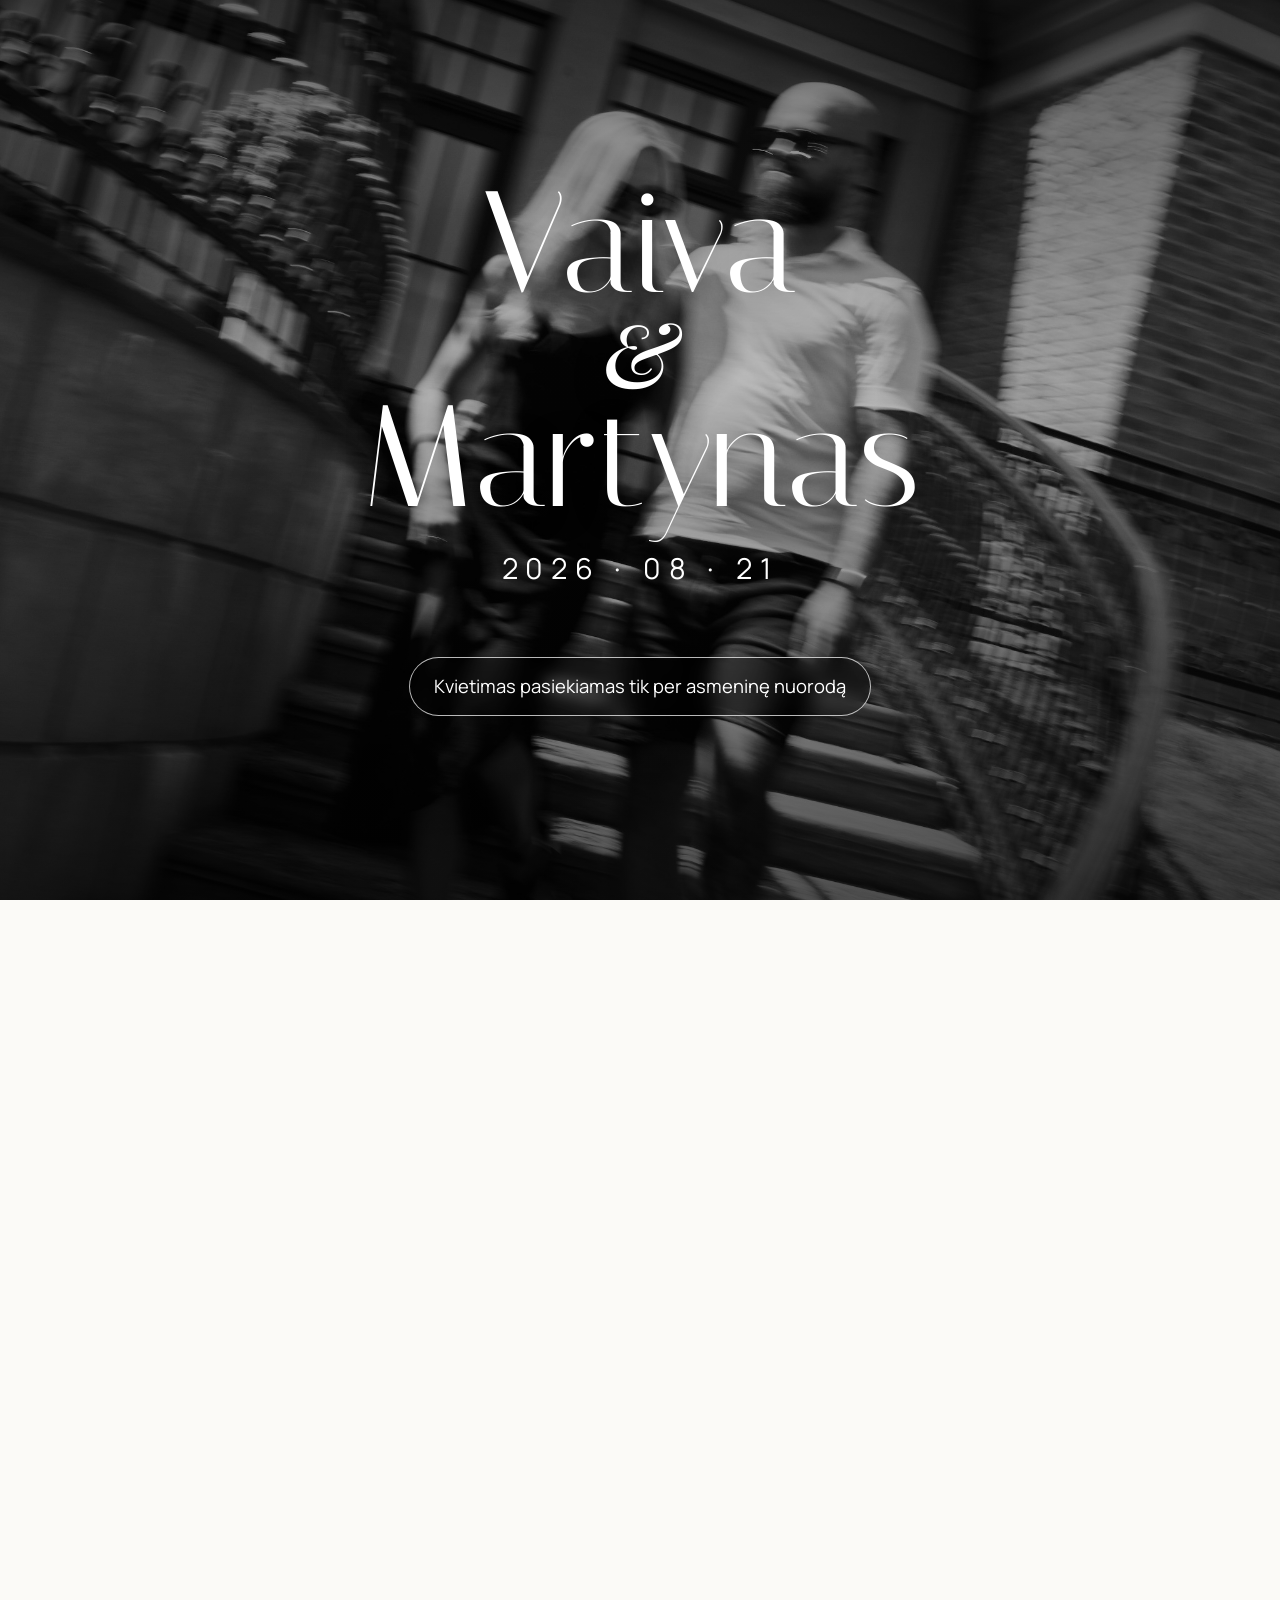
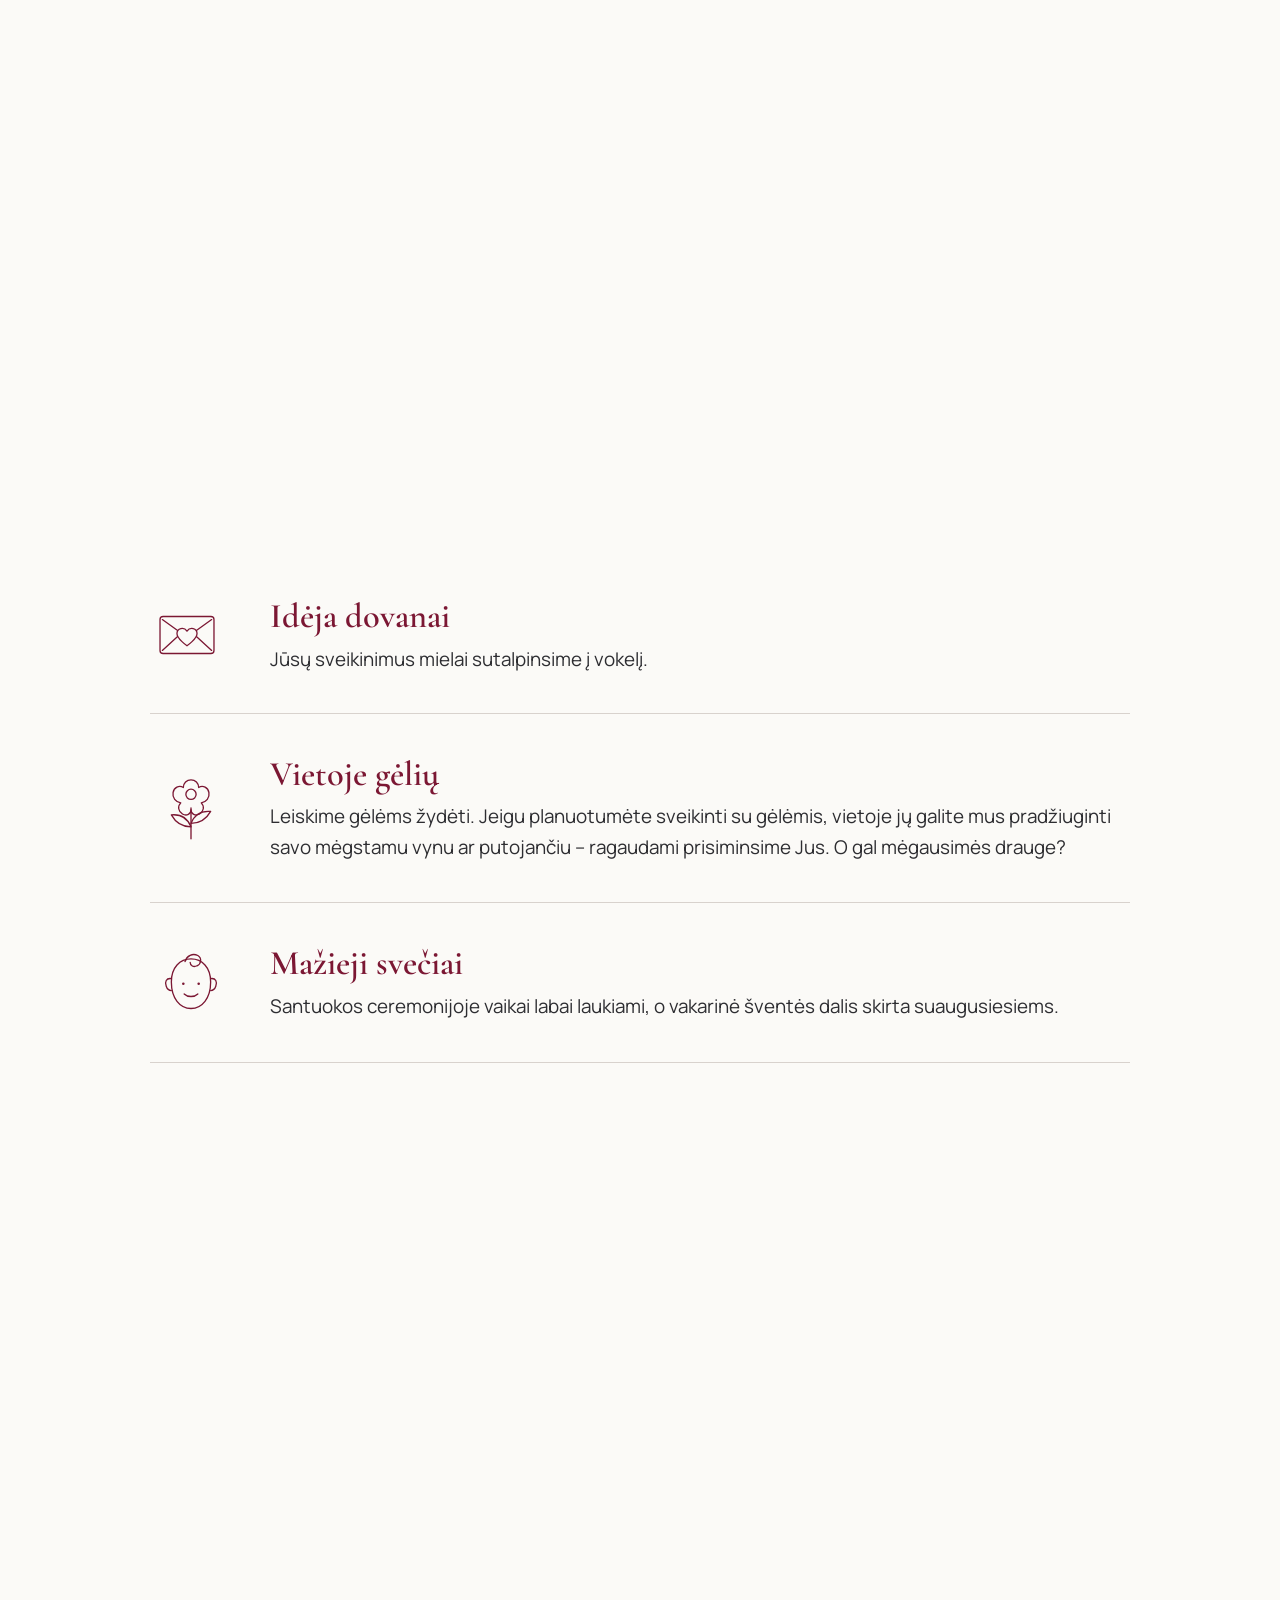
<file: index.html>
<!DOCTYPE html>

<html lang="lt">
<head>
<meta charset="utf-8"/>
<meta content="width=device-width, initial-scale=1, viewport-fit=cover" name="viewport"/>
<meta content="#6f1730" name="theme-color"/>
<meta content="Vaivos ir Martyno vestuvių kvietimas" name="description"/>
<title>Vaiva &amp; Martynas</title>
<link href="https://fonts.googleapis.com" rel="preconnect"/>
<link crossorigin="" href="https://fonts.gstatic.com" rel="preconnect"/>
<link href="https://fonts.googleapis.com/css2?family=Cormorant+Garamond:ital,wght@0,400;0,500;0,600;1,500&amp;family=Italiana&amp;family=Manrope:wght@300;400;500;600&amp;family=Playfair+Display:ital,wght@0,500;1,500&amp;display=swap" rel="stylesheet"/>
<link href="/styles.css" rel="stylesheet"/>
</head>
<body><div class="invite-locked" hidden="" id="inviteLocked"><header class="hero invite-locked__hero">
<div class="hero__veil"></div>
<div class="hero__content">
<h1><span>Vaiva</span><em>&amp;</em><span>Martynas</span></h1>
<p class="hero__date">2026 · 08 · 21</p>
<div class="invite-locked__message">Kvietimas pasiekiamas tik per asmeninę nuorodą</div>
</div>
</header></div><div class="music-modal" hidden="" id="musicModal">
<div class="music-modal__backdrop"></div>
<div aria-labelledby="musicModalTitle" aria-modal="true" class="music-modal__card" role="dialog">
<div aria-hidden="true" class="music-modal__logo">
<svg viewbox="0 0 64 64">
<circle cx="32" cy="32" r="30"></circle>
<path d="M18 25c10-3 21-2 30 2"></path>
<path d="M20 34c8-2 18-1 26 2"></path>
<path d="M22 42c6-1 13 0 19 2"></path>
</svg>
</div>
<h2 id="musicModalTitle">Norite atverti kvietimą su muzika?</h2>
<p>Pasirinkus muziką, daina bus atidaryta Spotify, o kvietimas atsivers šiame lange.</p>
<div class="music-modal__actions">
<a class="music-choice music-choice--primary music-choice-link" href="https://open.spotify.com/track/3K7Q9PHUWPTaknlbFPThn2?si=7839cc185d924f7c" id="withMusic" rel="noopener noreferrer" target="_blank">Su muzika</a>
<button class="music-choice" id="withoutMusic" type="button">Be muzikos</button>
</div>
</div>
</div>
<div aria-hidden="true" class="loader" id="loader">
<div class="loader__names">Vaiva <em>&amp;</em> Martynas</div>
</div>
<header class="hero">
<div class="hero__veil"></div>
<div class="hero__content">
<h1><span>Vaiva</span><em>&amp;</em><span>Martynas</span></h1>
<p class="hero__date">2026 · 08 · 21</p>
<button class="hero__cta" id="openInvitation">Atverti kvietimą</button>
</div>
</header>
<main id="invitation">
<section class="opening reveal">
<div class="narrow center">
<div class="ornament"><span></span><b>♥</b><span></span></div>
<p class="script" id="guestGreeting">Mielieji svečiai,</p>
<p class="opening__text">Džiaugiamės galėdami Jus pakviesti į mūsų vestuvių šventę. Sakoma, kad laime reikia džiaugtis tyliai, bet šį kartą nekantraujame ja pasidžiaugti kartu su Jumis ir kartu švęsti mūsų naują gyvenimo etapą!</p>
</div>
<div class="ceremony-only ceremony-intro" hidden="">
<h2>Mieli bičiuliai,</h2>
<p>Iki šios dienos mus atvedė daugybė netikėtų sutapimų, sutiktų žmonių ir bendrų akimirkų. Jei šį kvietimą gavote jūs, vadinasi, tapote mūsų istorijos dalimi <span class="no-break-smiley">:)</span></p>
<p>Todėl norime pakviesti jus į mūsų vestuvių ceremoniją, kur ištarsime svarbiausią savo gyvenimo „taip“. Jeigu norėtumėte būti kartu ir paliudyti naują mūsų istorijos etapą, labai lauksime jūsų.</p>
</div></section>

<section class="venues reveal">
<div class="wide">
<div class="section-heading"><div class="event-date event-date--full">2026 • 08 • 21</div>
<div class="ornament"><span></span><b>♥</b><span></span></div>
<h2>ŠVENTĖS EIGA</h2>
</div>
<div class="venue-layout">
<article class="venue">
<div aria-hidden="true" class="venue-icon venue-icon--rings">
<svg viewbox="0 0 96 96">
<circle cx="36" cy="59" r="22"></circle>
<circle cx="60" cy="59" r="22"></circle>
<path d="M48 13c-4.8-6.8-16-3.4-16 5.8 0 7.6 16 19.2 16 19.2s16-11.6 16-19.2c0-9.2-11.2-12.6-16-5.8z"></path>
</svg>
</div>
<h3 class="venue__label">CEREMONIJA</h3>
<p class="venue__intro">Meilės įžadus vienas kitam tarsime</p>
<div class="venue__time">14:45</div>
<h3>Hilton Garden Inn Vilnius</h3>
<p>Stogo terasoje</p>
<p class="soft">Svečių prašome rinktis nuo 14:30</p>
<a href="https://maps.app.goo.gl/W9ym14ehVct1HkLU6" rel="noopener" target="_blank">Atidaryti Google Maps</a>
</article>
<div class="venue-divider ceremony-hide"></div>
<article class="venue ceremony-hide">
<div aria-hidden="true" class="venue-icon venue-icon--glasses">
<svg viewbox="0 0 96 96">
<g transform="rotate(10 30 43)">
<path d="M18 17h24l-1.8 21.5C39.2 49 34.7 55 30 55s-9.2-6-10.2-16.5z"></path>
<path d="M19.5 35c7 3 13.8 3 20.7 0"></path>
<path d="M30 55v21M21 78h18"></path>
</g>
<g transform="rotate(-10 66 43)">
<path d="M54 17h24l-1.8 21.5C75.2 49 70.7 55 66 55s-9.2-6-10.2-16.5z"></path>
<path d="M55.5 35c7 3 13.8 3 20.7 0"></path>
<path d="M66 55v21M57 78h18"></path>
</g>
<path d="M48 10V3M39 13l-4-6M57 13l4-6"></path>
</svg>
</div>
<h3 class="venue__label">VAKARINĖ DALIS</h3>
<p class="venue__intro">Naują mūsų istorijos puslapį atversime</p>
<div class="venue__time">18:30</div>
<h3>Vingio Istorijos</h3>
<p>Vingio parkas, Vilnius</p>
<p class="soft">Svečiai šventės vietoje laukiami nuo 17:30</p>
<a href="https://maps.app.goo.gl/onNtC5t6RJAvFmVA6" rel="noopener" target="_blank">Atidaryti Google Maps</a>
</article>
</div>
</div>
</section><section class="countdown-section reveal">
<div class="wide center">
<p class="kicker kicker--large">IKI ŠVENTĖS LIKO</p>
<div class="countdown" id="countdown">
<div><strong id="days">0</strong><span>dienų</span></div>
<div><strong id="hours">0</strong><span>valandų</span></div>
<div><strong id="minutes">0</strong><span>minučių</span></div>
<div><strong id="seconds">0</strong><span>sekundžių</span></div>
</div>
<p class="wedding-day" hidden="" id="weddingDayMessage">Šiandien ta diena. Laukiame Jūsų. ♥</p>
</div>
</section>
<section class="editorial-photo reveal">
<img alt="Vaiva ir Martynas" src="/assets/ceremony-photo-bw.jpeg"/>
<div class="ceremony-only ceremony-photo" hidden="">
<img alt="Vaiva ir Martynas" loading="lazy" src="assets/ceremony-photo-bw.jpeg"/>
</div></section><section class="ceremony-only ceremony-ending reveal" hidden="">
<div class="narrow">
<h2>JŪSŲ BUVIMAS – DIDŽIAUSIA DOVANA</h2>
<p><span class="ceremony-ending__line">Šią dieną labiausiai norime dalintis savo džiaugsmu su jumis.</span><span class="ceremony-ending__line">Būti kartu – tai, kas mums svarbiausia.</span></p>
<section class="countdown-section ceremony-only ceremony-countdown" hidden="">
<div class="wide center">
<p class="kicker kicker--large">IKI ŠVENTĖS LIKO</p>
<div class="countdown" id="ceremony-countdown">
<div><strong id="ceremony-days">0</strong><span>dienų</span></div>
<div><strong id="ceremony-hours">0</strong><span>valandų</span></div>
<div><strong id="ceremony-minutes">0</strong><span>minučių</span></div>
<div><strong id="ceremony-seconds">0</strong><span>sekundžių</span></div>
</div>
<p class="wedding-day" hidden="" id="ceremony-weddingDayMessage">Šiandien ta diena. Laukiame Jūsų. ♥</p>
</div>
</section><div class="ceremony-farewell">Iki pasimatymo rugpjūčio 21-ąją! ❤️</div>
</div>
</section>
<section class="details reveal">
<div class="wide">
<div class="section-heading">
<div class="ornament"><span></span><b>♥</b><span></span></div>
<h2>SVEIKINIMAI</h2>
</div>
<div class="details-list">
<article class="ceremony-hide">
<div aria-hidden="true" class="detail-icon"><svg aria-hidden="true" viewbox="0 0 96 96">
<rect height="48" rx="4" width="70" x="13" y="24"></rect>
<path d="M16 28L48 51L80 28"></path>
<path d="M16 68L39 47M80 68L57 47"></path>
<path class="heart-cover" d="M48 43
        C44 37 35 39 35 46
        C35 53 48 62 48 62
        C48 62 61 53 61 46
        C61 39 52 37 48 43Z"></path>
</svg></div>
<div><h3>Idėja dovanai</h3><p>Jūsų sveikinimus mielai sutalpinsime į vokelį.</p></div>
</article>
<article class="ceremony-hide">
<div aria-hidden="true" class="detail-icon"><svg aria-hidden="true" viewbox="0 0 96 96">
<path d="M48 84V48"></path>
<!-- leaves intentionally lower on the stem -->
<path d="M48 70
           C38 70 30 65 25 56
           C36 55 44 60 48 70Z"></path>
<path d="M48 66
           C58 66 66 61 71 52
           C60 51 52 56 48 66Z"></path>
<!-- simple, clearly readable flower head -->
<circle cx="48" cy="32" r="6"></circle>
<path d="M48 15
           C43 15 39 19 39 24
           C34 21 28 24 27 30
           C26 36 30 41 36 42
           C32 46 33 52 38 55
           C43 58 48 55 48 50
           C48 55 53 58 58 55
           C63 52 64 46 60 42
           C66 41 70 36 69 30
           C68 24 62 21 57 24
           C57 19 53 15 48 15Z"></path>
</svg></div>
<div><h3>Vietoje gėlių</h3><p>Leiskime gėlėms žydėti. Jeigu planuotumėte sveikinti su gėlėmis, vietoje jų galite mus pradžiuginti savo mėgstamu vynu ar putojančiu – ragaudami prisiminsime Jus. O gal mėgausimės drauge?</p></div>
</article>
<article class="ceremony-hide">
<div aria-hidden="true" class="detail-icon"><svg aria-hidden="true" viewbox="0 0 96 96">
<!-- head -->
<path d="M25 48
           C25 31 35 21 48 21
           C61 21 71 31 71 48
           C71 67 61 79 48 79
           C35 79 25 67 25 48Z"></path>
<!-- ears -->
<path d="M25 44
           C19 43 17 48 19 53
           C20 56 22 58 25 58"></path>
<path d="M71 44
           C77 43 79 48 77 53
           C76 56 74 58 71 58"></path>
<!-- curl -->
<path d="M41 24
           C43 17 50 14 56 17
           C61 20 60 27 55 29
           C51 31 47 29 47 25"></path>
<!-- face -->
<circle class="face-dot" cx="39" cy="50" r="1.5"></circle>
<circle class="face-dot" cx="57" cy="50" r="1.5"></circle>
<path d="M40 62
           C44 66 52 66 56 62"></path>
</svg></div>
<div><h3>Mažieji svečiai</h3><p>Santuokos ceremonijoje vaikai labai laukiami, o vakarinė šventės dalis skirta suaugusiesiems.</p></div>
</article>
</div>
</div>
</section>
<section class="dress reveal ceremony-hide">
<div class="narrow center">
<p class="kicker light kicker--section">APRANGOS KODAS</p>
<h2>Meilės vasara</h2>
<p>Ši diena – apie džiaugsmą, meilę ir nuoširdžias emocijas. Spalvų paletės neribojame, tačiau labai džiaugsimės matydami Jus pasipuošusius šventine apranga, o svarbiausia – plačia šypsena ir gera nuotaika!</p>
</div>
</section>
<form data-netlify="true" hidden="" id="netlifyFormSchema" method="POST" name="vestuviu-rsvp" netlify-honeypot="bot-field"><input name="form-name" type="hidden"/><input name="bot-field" type="text"/><input name="kvietimas" type="text"/><input name="dalyvavimas" type="text"/><input name="vardai" type="text"/><input name="dalyviu_skaicius" type="text"/><input name="alergijos" type="text"/><input name="svecias_1_vardas" type="text"/><input name="svecias_1_patiekalas" type="text"/><input name="svecias_2_vardas" type="text"/><input name="svecias_2_patiekalas" type="text"/><input name="svecias_3_vardas" type="text"/><input name="svecias_3_patiekalas" type="text"/><input name="svecias_4_vardas" type="text"/><input name="svecias_4_patiekalas" type="text"/><input name="svecias_5_vardas" type="text"/><input name="svecias_5_patiekalas" type="text"/><input name="svecias_6_vardas" type="text"/><input name="svecias_6_patiekalas" type="text"/><input name="svecias_7_vardas" type="text"/><input name="svecias_7_patiekalas" type="text"/><input name="svecias_8_vardas" type="text"/><input name="svecias_8_patiekalas" type="text"/><input name="svecias_9_vardas" type="text"/><input name="svecias_9_patiekalas" type="text"/><input name="svecias_10_vardas" type="text"/><input name="svecias_10_patiekalas" type="text"/></form><section class="rsvp reveal ceremony-hide" id="rsvp">
<div class="narrow">
<div class="section-heading">
<div class="ornament"><span></span><b>♥</b><span></span></div>
<h2>PATVIRTINKITE DALYVAVIMĄ</h2>
<p class="rsvp-deadline">Atsakymo ir maisto pasirinkimų laukiame iki <strong>2026 m. rugpjūčio 5 d.</strong></p>
</div>
<form action="/" data-netlify="true" id="rsvpForm" method="POST" name="vestuviu-rsvp" netlify-honeypot="bot-field">
<input name="form-name" type="hidden" value="vestuviu-rsvp"/>
<input id="inviteSlug" name="kvietimas" type="hidden" value="brangus-sveciai"/>
<p class="hidden"><label>Nepildykite: <input name="bot-field"/></label></p>
<fieldset>
<legend>Ar dalyvausite?</legend>
<div class="attendance-options">
<label class="attendance-card attendance-card--yes">
<input name="dalyvavimas" required="" type="radio" value="Taip, dalyvausiu"/>
<span>VAŽIUOJAM KOLEKTYVAS!!!!</span>
<small>Taip, dalyvausiu</small>
</label>
<label class="attendance-card">
<input name="dalyvavimas" required="" type="radio" value="Deja, dalyvauti negalėsiu"/>
<span>Deja, dalyvauti negalėsiu.</span>
</label>
</div>
</fieldset>
<div hidden="" id="attendanceDetails">
<div class="form-grid">
<label>Jūsų vardas (-ai)
                <input id="guestNames" name="vardai" placeholder="Pvz., Agnė ir Tomas" type="text"/>
</label>
<label>Kiek žmonių dalyvaus iš kvietimo?
                <select id="guestCount" name="dalyviu_skaicius">
<option value="1">1</option><option value="2">2</option><option value="3">3</option>
<option value="4">4</option><option value="5">5</option><option value="6">6</option>
<option value="7">7</option><option value="8">8</option><option value="9">9</option><option value="10">10</option>
</select>
</label>
</div>
<div class="meal">
<h3>Maisto pasirinkimas</h3>
<p>Kiekvienam dalyvaujančiam svečiui pasirinkite po karštą patiekalą.</p>
<div id="mealSelectors"></div>
</div>
<label>Ar turite alergijų ar kitų svarbių mitybos apribojimų?
              <textarea name="alergijos" placeholder="Jeigu neturite, laukelį palikite tuščią." rows="4"></textarea>
</label>
</div>
<button class="submit-btn" type="submit">Pateikti atsakymą</button>
<p aria-live="polite" class="form-status" id="formStatus"></p>
<div class="rsvp-success" hidden="" id="rsvpSuccess">
<p class="rsvp-success__eyebrow">Ačiū!</p>
<h3 id="rsvpSuccessTitle">Lauksime Jūsų!</h3>
</div>
</form>
</div>
</section>
<section class="spotify-after-rsvp ceremony-hide" hidden="" id="spotifyAfterRsvp">
<div class="narrow center">
<div aria-hidden="true" class="spotify-logo">
<svg viewbox="0 0 64 64"><circle cx="32" cy="32" r="28"></circle><path d="M18 25c10-3 23-2 32 3"></path><path d="M20 34c9-2 19-1 27 2"></path><path d="M22 42c7-1 14 0 20 2"></path></svg>
</div>
<h2>Norite pasikurti šventinę nuotaiką<br/>prieš rugpjūčio 21-ąją?</h2>
<a href="https://open.spotify.com/playlist/0d4Uj4p8VOc2bb4Zk9XZzT?si=0c46b380f26d4736" rel="noopener" target="_blank">Atidaryti grojaraštį</a>
<p class="after-rsvp-hashtag">#Gudukai4Life</p>
</div>
</section>
<section class="pets reveal ceremony-hide">
<div class="narrow center">
<p class="pets__intro">Patvirtino šešiolika letenų ir keturios uodegos.</p>
<img alt="Vaivos ir Martyno augintiniai" src="/assets/pets.jpg"/>
<h2>Beliko sulaukti Jūsų!</h2>
</div>
</section>
</main>
<div aria-hidden="true" class="heart-burst" id="heartBurst"></div>
<script src="/script.js"></script>
</body>
</html>
</file>
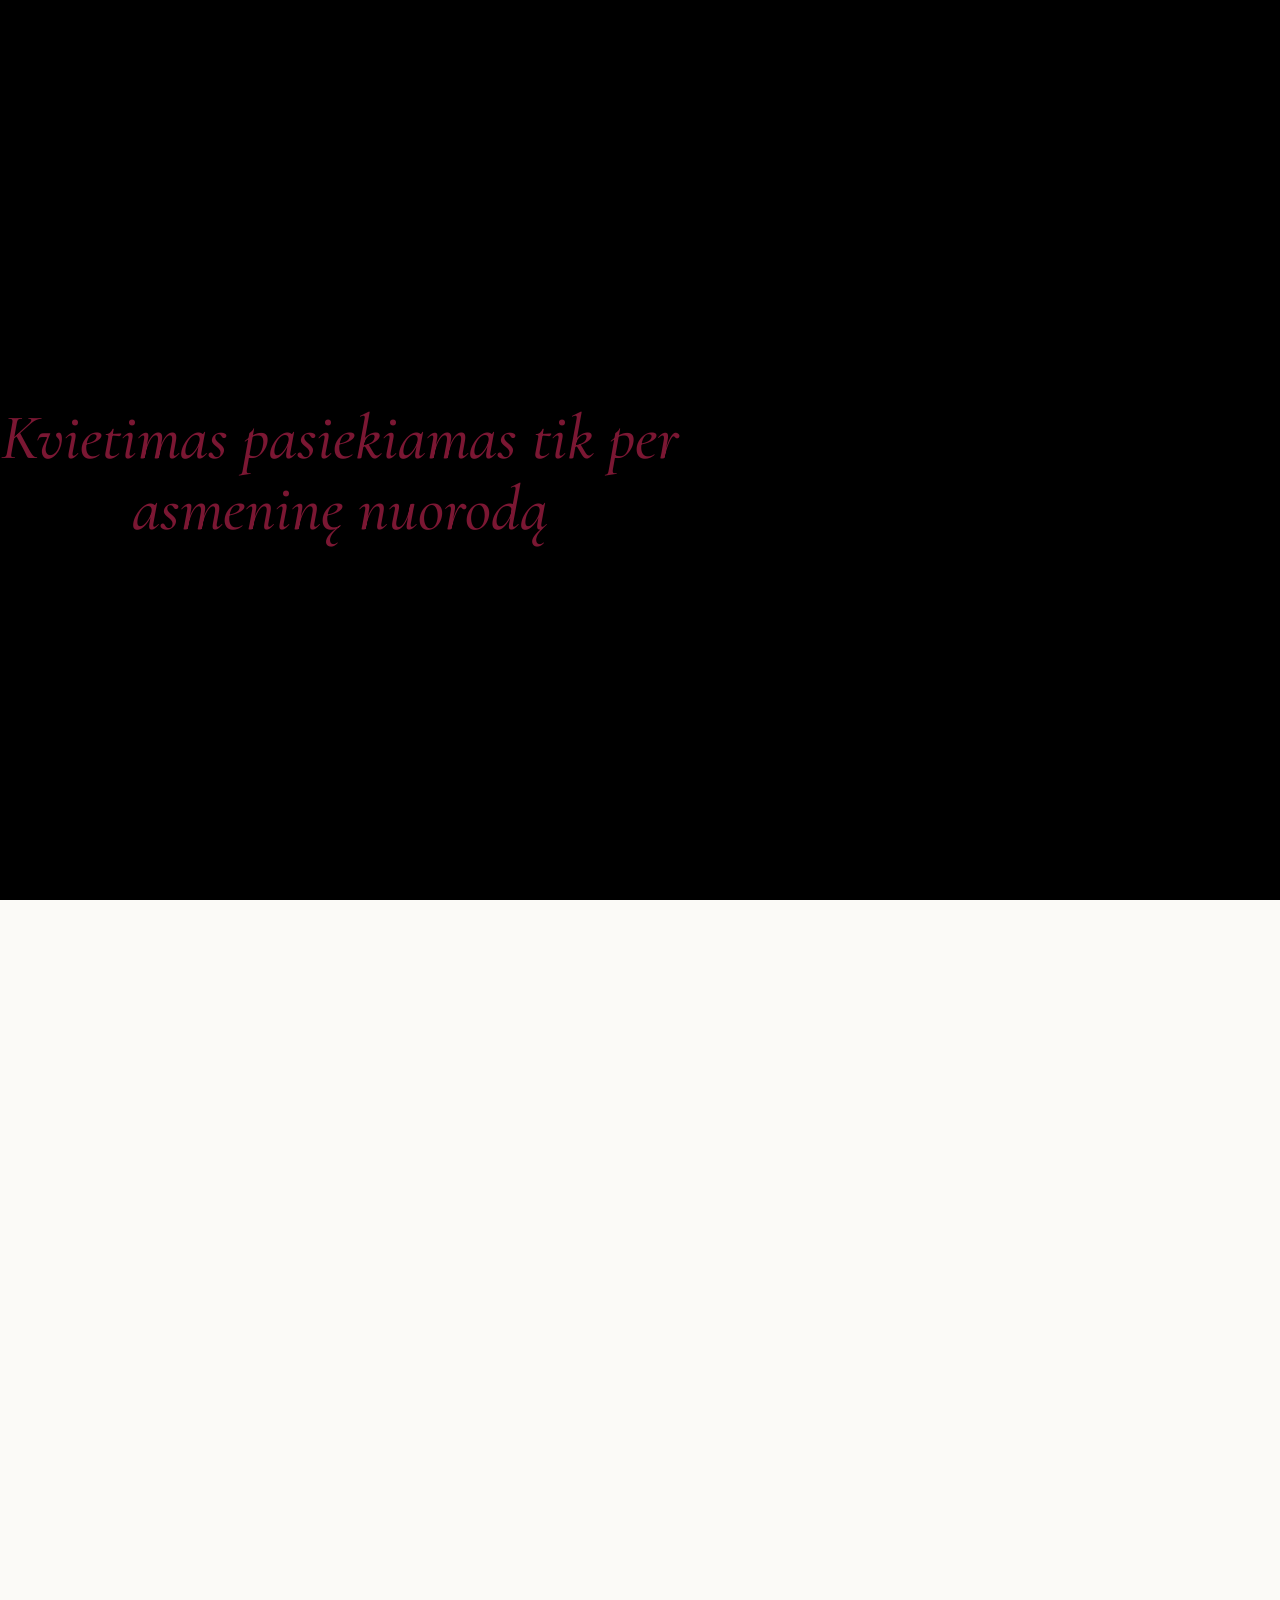
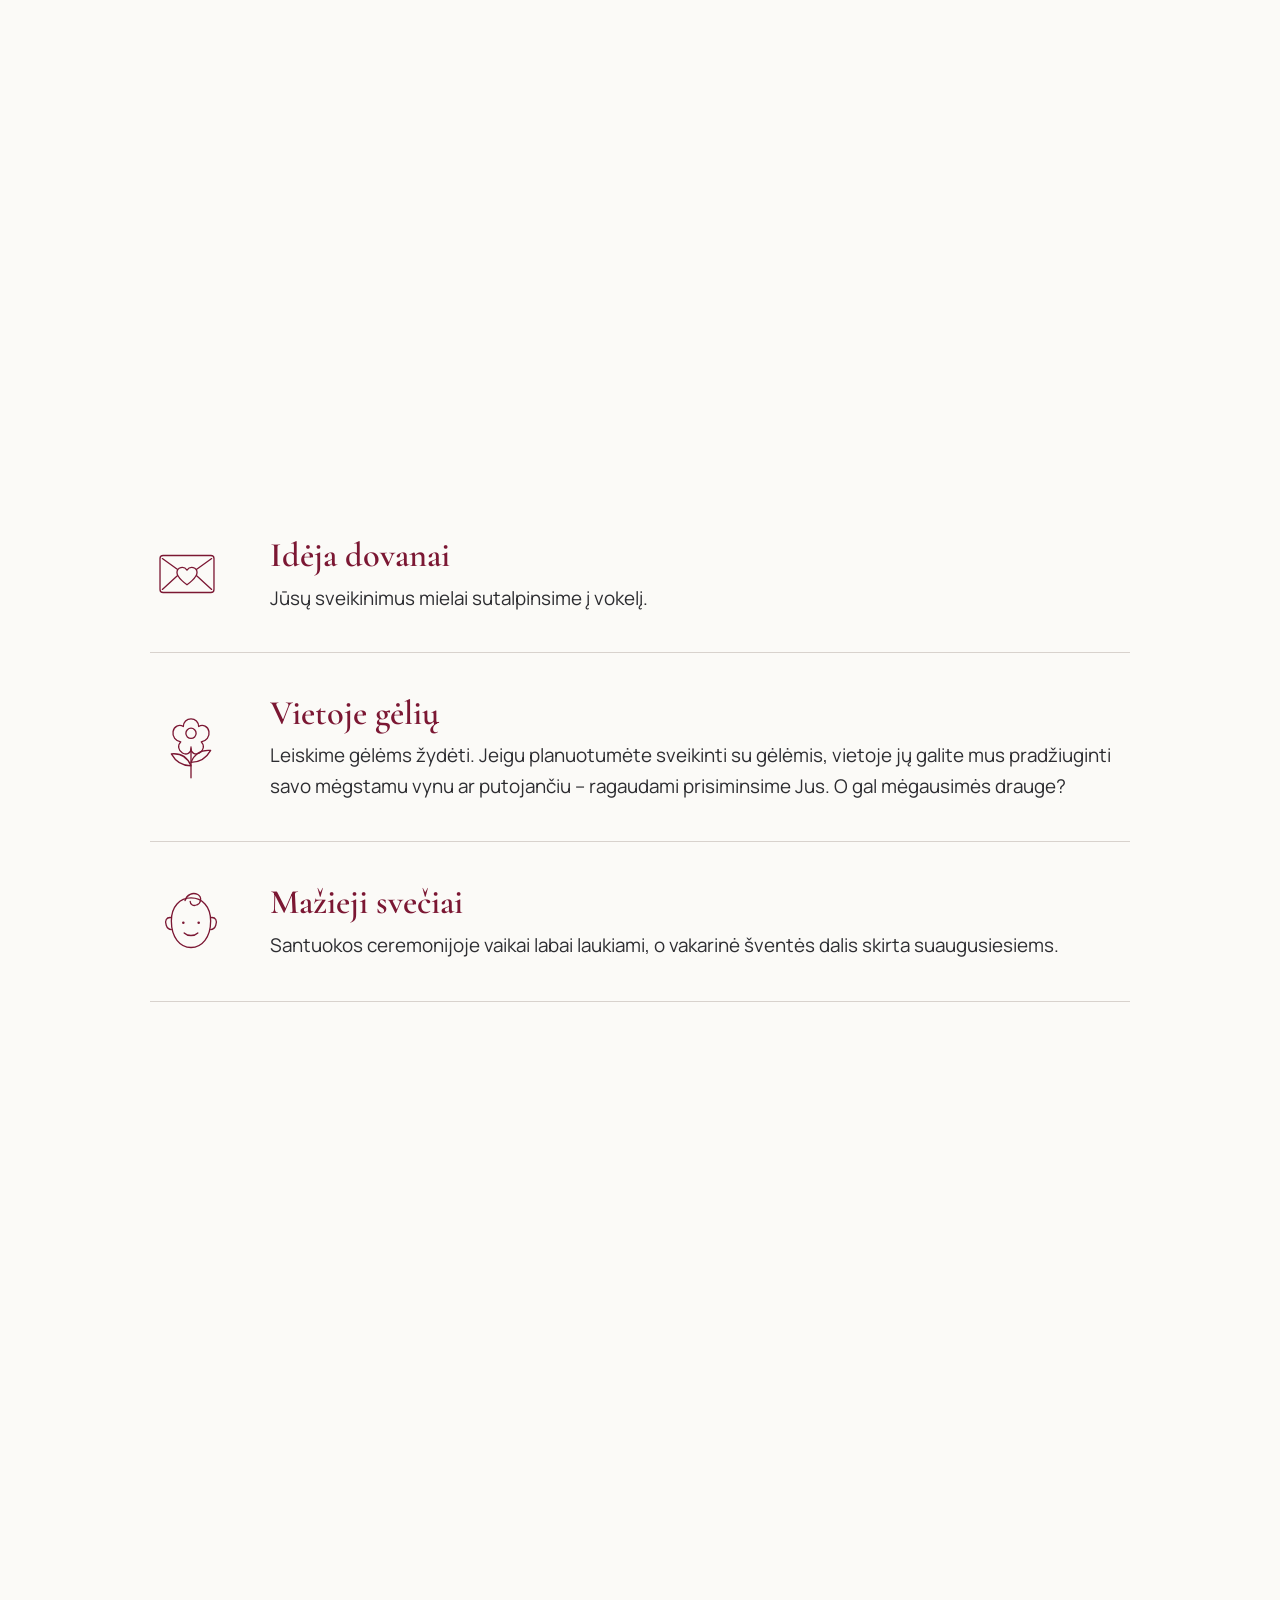
<file: ceremonija/index.html>
<!DOCTYPE html>

<html lang="lt">
<head><base href="/"/>
<meta charset="utf-8"/>
<meta content="width=device-width, initial-scale=1, viewport-fit=cover" name="viewport"/>
<meta content="#6f1730" name="theme-color"/>
<meta content="Vaivos ir Martyno vestuvių kvietimas" name="description"/>
<title>Vaiva ir Martynas – Ceremonija</title>
<link href="https://fonts.googleapis.com" rel="preconnect"/>
<link crossorigin="" href="https://fonts.gstatic.com" rel="preconnect"/>
<link href="https://fonts.googleapis.com/css2?family=Cormorant+Garamond:ital,wght@0,400;0,500;0,600;1,500&amp;family=Italiana&amp;family=Manrope:wght@300;400;500;600&amp;family=Playfair+Display:ital,wght@0,500;1,500&amp;display=swap" rel="stylesheet"/>
<link href="/styles.css" rel="stylesheet"/>
</head>
<body><div class="invite-locked" hidden="" id="inviteLocked">
<div class="invite-locked__card">
<div class="invite-locked__monogram"></div>
<h1>Kvietimas pasiekiamas tik per asmeninę nuorodą</h1>
<p>Patikrinkite gautą nuorodą ir atidarykite ją dar kartą.</p>
</div>
</div><div class="music-modal" hidden="" id="musicModal">
<div class="music-modal__backdrop"></div>
<div aria-labelledby="musicModalTitle" aria-modal="true" class="music-modal__card" role="dialog">
<div aria-hidden="true" class="music-modal__logo">
<svg viewbox="0 0 64 64">
<circle cx="32" cy="32" r="30"></circle>
<path d="M18 25c10-3 21-2 30 2"></path>
<path d="M20 34c8-2 18-1 26 2"></path>
<path d="M22 42c6-1 13 0 19 2"></path>
</svg>
</div>
<h2 id="musicModalTitle">Norite atverti kvietimą su muzika?</h2>
<p>Pasirinkus muziką, daina bus atidaryta Spotify, o kvietimas atsivers šiame lange.</p>
<div class="music-modal__actions">
<a class="music-choice music-choice--primary music-choice-link" href="https://open.spotify.com/track/3K7Q9PHUWPTaknlbFPThn2?si=7839cc185d924f7c" id="withMusic" rel="noopener noreferrer" target="_blank">Su muzika</a>
<button class="music-choice" id="withoutMusic" type="button">Be muzikos</button>
</div>
</div>
</div>
<div aria-hidden="true" class="loader" id="loader">
<div class="loader__names">Vaiva <em>&amp;</em> Martynas</div>
</div>
<header class="hero">
<div class="hero__veil"></div>
<div class="hero__content">
<h1><span>Vaiva</span><em>&amp;</em><span>Martynas</span></h1>
<p class="hero__date">2026 · 08 · 21</p>
<button class="hero__cta" id="openInvitation">Atverti kvietimą</button>
</div>
</header>
<main id="invitation">
<section class="opening reveal">
<div class="narrow center">
<div class="ornament"><span></span><b>♥</b><span></span></div>
<p class="script" id="guestGreeting">Mielieji svečiai,</p>
<p class="opening__text">Džiaugiamės galėdami Jus pakviesti į mūsų vestuvių šventę. Sakoma, kad laime reikia džiaugtis tyliai, bet šį kartą nekantraujame ja pasidžiaugti kartu su Jumis ir kartu švęsti mūsų naują gyvenimo etapą!</p>
</div>
<div class="ceremony-only ceremony-intro" hidden="">
<h2>Mieli bičiuliai,</h2>
<p>Iki šios dienos mus atvedė daugybė netikėtų sutapimų, sutiktų žmonių ir bendrų akimirkų. Jei šį kvietimą gavote jūs, vadinasi, tapote mūsų istorijos dalimi <span class="no-break-smiley">:)</span></p>
<p>Todėl norime pakviesti jus į mūsų vestuvių ceremoniją, kur ištarsime svarbiausią savo gyvenimo „taip“. Jeigu norėtumėte būti kartu ir paliudyti naują mūsų istorijos etapą, labai lauksime jūsų.</p>
</div></section>
<section class="countdown-section reveal">
<div class="wide center">
<p class="kicker kicker--large">IKI ŠVENTĖS LIKO</p>
<div class="countdown" id="countdown">
<div><strong id="days">0</strong><span>dienų</span></div>
<div><strong id="hours">0</strong><span>valandų</span></div>
<div><strong id="minutes">0</strong><span>minučių</span></div>
<div><strong id="seconds">0</strong><span>sekundžių</span></div>
</div>
<p class="wedding-day" hidden="" id="weddingDayMessage">Šiandien ta diena. Laukiame Jūsų. ♥</p>
</div>
</section>
<section class="venues reveal">
<div class="wide">
<div class="section-heading">
<div class="ornament"><span></span><b>♥</b><span></span></div>
<h2>KUR IR KADA</h2>
<div class="event-date event-date--ceremony">2026 • 08 • 21</div></div>
<div class="venue-layout">
<article class="venue">
<div aria-hidden="true" class="venue-icon venue-icon--rings">
<svg viewbox="0 0 96 96">
<circle cx="36" cy="59" r="22"></circle>
<circle cx="60" cy="59" r="22"></circle>
<path d="M48 13c-4.8-6.8-16-3.4-16 5.8 0 7.6 16 19.2 16 19.2s16-11.6 16-19.2c0-9.2-11.2-12.6-16-5.8z"></path>
</svg>
</div>
<h3 class="venue__label">CEREMONIJA</h3>
<p class="venue__intro">Meilės įžadus vienas kitam tarsime</p>
<div class="venue__time">14:45</div>
<h3>Hilton Garden Inn Vilnius</h3>
<p>Stogo terasoje</p>
<p class="soft">Svečių prašome rinktis nuo 14:30</p>
<a href="https://maps.app.goo.gl/W9ym14ehVct1HkLU6" rel="noopener" target="_blank">Atidaryti Google Maps</a>
</article>
<div class="venue-divider ceremony-hide"></div>
<article class="venue ceremony-hide">
<div aria-hidden="true" class="venue-icon venue-icon--glasses">
<svg viewbox="0 0 96 96">
<g transform="rotate(10 30 43)">
<path d="M18 17h24l-1.8 21.5C39.2 49 34.7 55 30 55s-9.2-6-10.2-16.5z"></path>
<path d="M19.5 35c7 3 13.8 3 20.7 0"></path>
<path d="M30 55v21M21 78h18"></path>
</g>
<g transform="rotate(-10 66 43)">
<path d="M54 17h24l-1.8 21.5C75.2 49 70.7 55 66 55s-9.2-6-10.2-16.5z"></path>
<path d="M55.5 35c7 3 13.8 3 20.7 0"></path>
<path d="M66 55v21M57 78h18"></path>
</g>
<path d="M48 10V3M39 13l-4-6M57 13l4-6"></path>
</svg>
</div>
<h3 class="venue__label">VAKARINĖ DALIS</h3>
<p class="venue__intro">Naują mūsų istorijos puslapį atversime</p>
<div class="venue__time">18:30</div>
<h3>Vingio Istorijos</h3>
<p>Vingio parkas, Vilnius</p>
<p class="soft">Svečiai šventės vietoje laukiami nuo 17:30</p>
<a href="https://maps.app.goo.gl/onNtC5t6RJAvFmVA6" rel="noopener" target="_blank">Atidaryti Google Maps</a>
</article>
</div>
</div>
</section>
<section class="editorial-photo reveal">
<img alt="Vaiva ir Martynas" src="/assets/ceremony-photo-bw.jpeg"/>
<div class="ceremony-only ceremony-photo" hidden="">
<img alt="Vaiva ir Martynas" loading="lazy" src="assets/ceremony-photo-bw.jpeg"/>
</div></section><section class="ceremony-only ceremony-ending reveal" hidden="">
<div class="narrow">
<h2>JŪSŲ BUVIMAS – DIDŽIAUSIA DOVANA</h2>
<p><span class="ceremony-ending__line">Šią dieną labiausiai norime dalintis savo džiaugsmu su jumis.</span><span class="ceremony-ending__line">Būti kartu – tai, kas mums svarbiausia.</span></p>
<section class="countdown-section ceremony-only ceremony-countdown" hidden="">
<div class="wide center">
<p class="kicker kicker--large">IKI ŠVENTĖS LIKO</p>
<div class="countdown" id="ceremony-countdown">
<div><strong id="ceremony-days">0</strong><span>dienų</span></div>
<div><strong id="ceremony-hours">0</strong><span>valandų</span></div>
<div><strong id="ceremony-minutes">0</strong><span>minučių</span></div>
<div><strong id="ceremony-seconds">0</strong><span>sekundžių</span></div>
</div>
<p class="wedding-day" hidden="" id="ceremony-weddingDayMessage">Šiandien ta diena. Laukiame Jūsų. ♥</p>
</div>
</section><div class="ceremony-farewell">Iki pasimatymo rugpjūčio 21-ąją! ❤️</div>
</div>
</section>
<section class="details reveal">
<div class="wide">
<div class="section-heading">
<div class="ornament"><span></span><b>♥</b><span></span></div>
<h2>SVEIKINIMAI</h2>
</div>
<div class="details-list">
<article class="ceremony-hide">
<div aria-hidden="true" class="detail-icon"><svg aria-hidden="true" viewbox="0 0 96 96">
<rect height="48" rx="4" width="70" x="13" y="24"></rect>
<path d="M16 28L48 51L80 28"></path>
<path d="M16 68L39 47M80 68L57 47"></path>
<path class="heart-cover" d="M48 43
        C44 37 35 39 35 46
        C35 53 48 62 48 62
        C48 62 61 53 61 46
        C61 39 52 37 48 43Z"></path>
</svg></div>
<div><h3>Idėja dovanai</h3><p>Jūsų sveikinimus mielai sutalpinsime į vokelį.</p></div>
</article>
<article class="ceremony-hide">
<div aria-hidden="true" class="detail-icon"><svg aria-hidden="true" viewbox="0 0 96 96">
<path d="M48 84V48"></path>
<!-- leaves intentionally lower on the stem -->
<path d="M48 70
           C38 70 30 65 25 56
           C36 55 44 60 48 70Z"></path>
<path d="M48 66
           C58 66 66 61 71 52
           C60 51 52 56 48 66Z"></path>
<!-- simple, clearly readable flower head -->
<circle cx="48" cy="32" r="6"></circle>
<path d="M48 15
           C43 15 39 19 39 24
           C34 21 28 24 27 30
           C26 36 30 41 36 42
           C32 46 33 52 38 55
           C43 58 48 55 48 50
           C48 55 53 58 58 55
           C63 52 64 46 60 42
           C66 41 70 36 69 30
           C68 24 62 21 57 24
           C57 19 53 15 48 15Z"></path>
</svg></div>
<div><h3>Vietoje gėlių</h3><p>Leiskime gėlėms žydėti. Jeigu planuotumėte sveikinti su gėlėmis, vietoje jų galite mus pradžiuginti savo mėgstamu vynu ar putojančiu – ragaudami prisiminsime Jus. O gal mėgausimės drauge?</p></div>
</article>
<article class="ceremony-hide">
<div aria-hidden="true" class="detail-icon"><svg aria-hidden="true" viewbox="0 0 96 96">
<!-- head -->
<path d="M25 48
           C25 31 35 21 48 21
           C61 21 71 31 71 48
           C71 67 61 79 48 79
           C35 79 25 67 25 48Z"></path>
<!-- ears -->
<path d="M25 44
           C19 43 17 48 19 53
           C20 56 22 58 25 58"></path>
<path d="M71 44
           C77 43 79 48 77 53
           C76 56 74 58 71 58"></path>
<!-- curl -->
<path d="M41 24
           C43 17 50 14 56 17
           C61 20 60 27 55 29
           C51 31 47 29 47 25"></path>
<!-- face -->
<circle class="face-dot" cx="39" cy="50" r="1.5"></circle>
<circle class="face-dot" cx="57" cy="50" r="1.5"></circle>
<path d="M40 62
           C44 66 52 66 56 62"></path>
</svg></div>
<div><h3>Mažieji svečiai</h3><p>Santuokos ceremonijoje vaikai labai laukiami, o vakarinė šventės dalis skirta suaugusiesiems.</p></div>
</article>
</div>
</div>
</section>
<section class="dress reveal ceremony-hide">
<div class="narrow center">
<p class="kicker light kicker--section">APRANGOS KODAS</p>
<h2>Meilės vasara</h2>
<p>Ši diena – apie džiaugsmą, meilę ir nuoširdžias emocijas. Spalvų paletės neribojame, tačiau labai džiaugsimės matydami Jus pasipuošusius šventine apranga, o svarbiausia – plačia šypsena ir gera nuotaika!</p>
</div>
</section>
<form data-netlify="true" hidden="" id="netlifyFormSchema" method="POST" name="vestuviu-rsvp" netlify-honeypot="bot-field"><input name="form-name" type="hidden"/><input name="bot-field" type="text"/><input name="kvietimas" type="text"/><input name="dalyvavimas" type="text"/><input name="vardai" type="text"/><input name="dalyviu_skaicius" type="text"/><input name="alergijos" type="text"/><input name="svecias_1_vardas" type="text"/><input name="svecias_1_patiekalas" type="text"/><input name="svecias_2_vardas" type="text"/><input name="svecias_2_patiekalas" type="text"/><input name="svecias_3_vardas" type="text"/><input name="svecias_3_patiekalas" type="text"/><input name="svecias_4_vardas" type="text"/><input name="svecias_4_patiekalas" type="text"/><input name="svecias_5_vardas" type="text"/><input name="svecias_5_patiekalas" type="text"/><input name="svecias_6_vardas" type="text"/><input name="svecias_6_patiekalas" type="text"/><input name="svecias_7_vardas" type="text"/><input name="svecias_7_patiekalas" type="text"/><input name="svecias_8_vardas" type="text"/><input name="svecias_8_patiekalas" type="text"/><input name="svecias_9_vardas" type="text"/><input name="svecias_9_patiekalas" type="text"/><input name="svecias_10_vardas" type="text"/><input name="svecias_10_patiekalas" type="text"/></form><section class="rsvp reveal ceremony-hide" id="rsvp">
<div class="narrow">
<div class="section-heading">
<div class="ornament"><span></span><b>♥</b><span></span></div>
<h2>PATVIRTINKITE DALYVAVIMĄ</h2>
<p class="rsvp-deadline">Atsakymo ir maisto pasirinkimų laukiame iki <strong>2026 m. rugpjūčio 5 d.</strong></p>
</div>
<form action="/" data-netlify="true" id="rsvpForm" method="POST" name="vestuviu-rsvp" netlify-honeypot="bot-field">
<input name="form-name" type="hidden" value="vestuviu-rsvp"/>
<input id="inviteSlug" name="kvietimas" type="hidden" value="brangus-sveciai"/>
<p class="hidden"><label>Nepildykite: <input name="bot-field"/></label></p>
<fieldset>
<legend>Ar dalyvausite?</legend>
<div class="attendance-options">
<label class="attendance-card attendance-card--yes">
<input name="dalyvavimas" required="" type="radio" value="Taip, dalyvausiu"/>
<span>VAŽIUOJAM KOLEKTYVAS!!!!</span>
<small>Taip, dalyvausiu</small>
</label>
<label class="attendance-card">
<input name="dalyvavimas" required="" type="radio" value="Deja, dalyvauti negalėsiu"/>
<span>Deja, dalyvauti negalėsiu.</span>
</label>
</div>
</fieldset>
<div hidden="" id="attendanceDetails">
<div class="form-grid">
<label>Jūsų vardas (-ai)
                <input id="guestNames" name="vardai" placeholder="Pvz., Agnė ir Tomas" type="text"/>
</label>
<label>Kiek žmonių dalyvaus iš kvietimo?
                <select id="guestCount" name="dalyviu_skaicius">
<option value="1">1</option><option value="2">2</option><option value="3">3</option>
<option value="4">4</option><option value="5">5</option><option value="6">6</option>
<option value="7">7</option><option value="8">8</option><option value="9">9</option><option value="10">10</option>
</select>
</label>
</div>
<div class="meal">
<h3>Maisto pasirinkimas</h3>
<p>Kiekvienam dalyvaujančiam svečiui pasirinkite po karštą patiekalą.</p>
<div id="mealSelectors"></div>
</div>
<label>Ar turite alergijų ar kitų svarbių mitybos apribojimų?
              <textarea name="alergijos" placeholder="Jeigu neturite, laukelį palikite tuščią." rows="4"></textarea>
</label>
</div>
<button class="submit-btn" type="submit">Pateikti atsakymą</button>
<p aria-live="polite" class="form-status" id="formStatus"></p>
<div class="rsvp-success" hidden="" id="rsvpSuccess">
<p class="rsvp-success__eyebrow">Ačiū!</p>
<h3 id="rsvpSuccessTitle">Lauksime Jūsų!</h3>
</div>
</form>
</div>
</section>
<section class="spotify-after-rsvp ceremony-hide" hidden="" id="spotifyAfterRsvp">
<div class="narrow center">
<div aria-hidden="true" class="spotify-logo">
<svg viewbox="0 0 64 64"><circle cx="32" cy="32" r="28"></circle><path d="M18 25c10-3 23-2 32 3"></path><path d="M20 34c9-2 19-1 27 2"></path><path d="M22 42c7-1 14 0 20 2"></path></svg>
</div>
<h2>Norite pasikurti šventinę nuotaiką<br/>prieš rugpjūčio 21-ąją?</h2>
<a href="https://open.spotify.com/playlist/0d4Uj4p8VOc2bb4Zk9XZzT?si=0c46b380f26d4736" rel="noopener" target="_blank">Atidaryti grojaraštį</a>
<p class="after-rsvp-hashtag">#Gudukai4Life</p>
</div>
</section>
<section class="pets reveal ceremony-hide">
<div class="narrow center">
<p class="pets__intro">Patvirtino šešiolika letenų ir keturios uodegos.</p>
<img alt="Vaivos ir Martyno augintiniai" src="/assets/pets.jpg"/>
<h2>Beliko sulaukti Jūsų!</h2>
</div>
</section>
</main>
<div aria-hidden="true" class="heart-burst" id="heartBurst"></div>
<script src="/script.js"></script>
</body>
</html>
</file>
<file: styles.css>
:root{
  --ivory:#fbfaf7;
  --ivory-2:#f3f0eb;
  --burgundy:#7b1733;
  --burgundy-deep:#5d1026;
  --graphite:#2d2d31;
  --muted:#767279;
  --line:#d8d2cd;
  --spotify:#1ed760;
}
*{box-sizing:border-box}
html{scroll-behavior:smooth}
body{margin:0;background:var(--ivory);color:var(--graphite);font-family:"Manrope",sans-serif;line-height:1.65;overflow-x:hidden}
img{display:block;max-width:100%}
button,input,select,textarea{font:inherit}
a{color:inherit}
.hidden{display:none!important}
.center{text-align:center}
.narrow{width:min(760px,calc(100% - 2rem));margin:auto}
.wide{width:min(1160px,calc(100% - 2rem));margin:auto}

.loader{position:fixed;inset:0;z-index:9999;display:grid;place-items:center;background:var(--ivory);transition:.8s ease}
.loader.hide{opacity:0;visibility:hidden}
.loader__names{font:400 clamp(2.2rem,8vw,5.8rem)/1 "Italiana",serif;color:var(--burgundy);animation:rise 1.2s ease both}
.loader__names em{font-family:"Playfair Display",serif;font-weight:500}
@keyframes rise{from{opacity:0;transform:translateY(18px)}to{opacity:1;transform:none}}

.hero{position:relative;min-height:100svh;display:grid;place-items:center;background:url("/assets/hero.jpg") center 44%/cover no-repeat;color:#fff}
.hero__veil{position:absolute;inset:0;background:linear-gradient(180deg,rgba(0,0,0,.5),rgba(0,0,0,.22) 42%,rgba(0,0,0,.62)),radial-gradient(circle at center,transparent 30%,rgba(0,0,0,.25))}
.hero__content{position:relative;z-index:2;text-align:center;padding:6rem 1.2rem}
.hero__greeting{margin:0 0 1.5rem;font:500 italic clamp(1.25rem,3vw,2rem) "Playfair Display",serif}
.hero h1{margin:0;display:flex;flex-direction:column;align-items:center;font:400 clamp(4rem,12vw,9rem)/.82 "Italiana",serif;text-shadow:0 8px 35px rgba(0,0,0,.28)}
.hero h1 em{font:500 italic clamp(2.4rem,7vw,5.6rem)/1 "Playfair Display",serif;margin:.2rem 0}
.hero__date{margin:1.8rem 0 2.2rem;letter-spacing:.38em;font-size:.95rem}
.hero__cta{border:1px solid rgba(255,255,255,.85);background:rgba(255,255,255,.05);color:white;border-radius:999px;padding:.95rem 1.7rem;backdrop-filter:blur(10px);cursor:pointer}
.hero__spotify{position:absolute;z-index:3;right:1rem;bottom:1rem;display:flex;gap:.55rem;align-items:center;padding:.72rem 1rem;border:1px solid rgba(255,255,255,.45);border-radius:999px;background:rgba(0,0,0,.3);backdrop-filter:blur(10px);text-decoration:none;font-size:.85rem}
.hero__spotify span{color:var(--spotify)}

.opening,.countdown-section,.venues,.details,.spotify,.rsvp,.pets{padding:clamp(5rem,9vw,9rem) 0}
.opening__text{font:500 clamp(1.25rem,3vw,1.75rem)/1.58 "Playfair Display",serif;margin:0}
.script{font:500 italic clamp(1.8rem,4vw,2.8rem) "Playfair Display",serif;color:var(--burgundy);margin:0 0 1rem}
.ornament{width:min(440px,86%);margin:0 auto 1.8rem;display:grid;grid-template-columns:1fr auto 1fr;gap:1rem;align-items:center;color:var(--burgundy)}
.ornament span{height:1px;background:currentColor}.ornament b{font-size:1rem}
.kicker{margin:0 0 2rem;color:var(--burgundy);text-transform:uppercase;letter-spacing:.2em;font-size:.78rem}
.kicker.light{color:#f1dfe5}

.countdown-section{background:var(--ivory-2)}
.countdown{display:grid;grid-template-columns:repeat(4,1fr);gap:1px;background:var(--line);border-top:1px solid var(--line);border-bottom:1px solid var(--line)}
.countdown div{background:var(--ivory-2);padding:2rem .5rem}
.countdown strong{display:block;font:400 clamp(2.8rem,7vw,6rem)/1 "Italiana",serif;color:var(--burgundy)}
.countdown span{display:block;margin-top:.7rem;color:var(--muted);font-size:.8rem}
.wedding-day{font:500 italic 1.5rem "Playfair Display",serif;color:var(--burgundy)}

.section-heading{text-align:center;margin-bottom:3rem}
.section-heading h2,.pets h2{margin:0;font:400 clamp(2.8rem,7vw,5.5rem)/1 "Italiana",serif;color:var(--burgundy)}
.section-heading>p{margin:1rem 0 0}

.venue-layout{display:grid;grid-template-columns:1fr 1px 1fr;gap:3rem}
.venue-divider{background:var(--line)}
.venue{text-align:center;padding:1rem 2rem}
.venue__label{color:var(--burgundy);text-transform:uppercase;letter-spacing:.2em;font-size:.78rem}
.venue__intro{font:500 1.2rem "Playfair Display",serif}
.venue__time{font:400 clamp(3.8rem,8vw,6.2rem)/1 "Italiana",serif;color:var(--burgundy);margin:1.6rem 0}
.venue h3{margin:0;font:600 1.25rem "Playfair Display",serif}
.soft{color:var(--muted);font-size:.9rem;margin:1.5rem 0}
.venue a{display:inline-block;border-bottom:1px solid var(--burgundy);color:var(--burgundy);text-decoration:none;padding-bottom:.2rem}

.editorial-photo{position:relative;width:min(1120px,calc(100% - 2rem));height:min(82vh,820px);margin:auto;overflow:hidden}
.editorial-photo img{width:100%;height:100%;object-fit:cover;object-position:center 35%}
.editorial-photo:after{content:"";position:absolute;inset:0;background:linear-gradient(to top,rgba(0,0,0,.48),transparent 45%)}
.editorial-photo__caption{position:absolute;z-index:2;bottom:2rem;left:2rem;color:white;font:400 clamp(2.4rem,5vw,4.5rem) "Italiana",serif}

.details-list{border-top:1px solid var(--line)}
.details-list article{display:grid;grid-template-columns:90px 1fr;gap:1.5rem;padding:2rem 0;border-bottom:1px solid var(--line)}
.details-list article>span{color:var(--burgundy);font:400 2rem "Italiana",serif}
.details-list h3{margin:0 0 .4rem;font:500 1.35rem "Playfair Display",serif;color:var(--burgundy)}
.details-list p{margin:0}

.dress{padding:clamp(5rem,10vw,9rem) 0;background:var(--graphite);color:white}
.dress h2{margin:0 0 1.5rem;font:400 clamp(2.8rem,7vw,5rem)/1 "Italiana",serif}
.dress p{margin:0;font:500 clamp(1.15rem,3vw,1.55rem)/1.6 "Playfair Display",serif;color:#f7f3f0}

.spotify{background:#f1f4ef}
.spotify__dot{width:28px;height:28px;margin:0 auto 1.5rem;border-radius:50%;background:var(--spotify)}
.spotify h2{margin:0 0 2rem;font:400 clamp(2.2rem,5vw,4rem)/1.15 "Italiana",serif}
.spotify a{display:inline-flex;padding:.95rem 1.4rem;border-radius:999px;background:var(--spotify);text-decoration:none;font-weight:600}

.rsvp{background:linear-gradient(180deg,var(--ivory),#f1eeea)}
form{padding:clamp(1.2rem,4vw,2.4rem);border:1px solid var(--line);background:rgba(255,255,255,.72)}
fieldset{border:0;padding:0;margin:0 0 1.8rem}
legend,label{display:block;font-weight:600;margin-bottom:.7rem}
.attendance-options{display:grid;grid-template-columns:1fr 1fr;gap:.8rem}
.attendance-card{position:relative;min-height:130px;display:flex;flex-direction:column;justify-content:center;align-items:center;text-align:center;padding:1rem;border:1px solid var(--line);background:white;cursor:pointer;transition:.2s ease}
.attendance-card input{position:absolute;opacity:0}
.attendance-card:has(input:checked){background:#fff5f8;border-color:var(--burgundy);transform:translateY(-2px);box-shadow:0 12px 30px rgba(123,23,51,.1)}
.attendance-card span{color:var(--burgundy);font-weight:600}
.attendance-card small{margin-top:.35rem;color:var(--muted)}
.form-grid{display:grid;grid-template-columns:2fr 1fr;gap:1rem}
input,select,textarea{width:100%;padding:.95rem 1rem;border:1px solid var(--line);background:white;border-radius:0;outline:none}
input:focus,select:focus,textarea:focus{border-color:var(--burgundy);box-shadow:0 0 0 3px rgba(123,23,51,.08)}
textarea{resize:vertical;min-height:110px}
.meal{margin:1.8rem 0}
.meal h3{margin:0;font:500 1.45rem "Playfair Display",serif;color:var(--burgundy)}
.meal>p{margin:.25rem 0 1rem;color:var(--muted)}
.meal-selector{padding:1rem 0;border-top:1px solid var(--line)}
.submit-btn{width:100%;border:0;background:var(--burgundy);color:white;padding:1rem;cursor:pointer;font-weight:600}
.form-status{text-align:center;color:var(--burgundy);font-weight:600}

.pets img{width:min(560px,100%);margin:0 auto 2rem}
.pets p{margin:0;font:500 clamp(1.2rem,3vw,1.7rem) "Playfair Display",serif}
.pets strong{display:block;margin-top:1.4rem;color:var(--burgundy);letter-spacing:.08em}

.reveal{opacity:0;transform:translateY(24px);transition:.8s ease}
.reveal.visible{opacity:1;transform:none}
.heart-burst{position:fixed;inset:0;z-index:9998;pointer-events:none}
.floating-heart{position:absolute;color:var(--burgundy);font-size:1.2rem;animation:floatHeart 1.1s ease-out forwards}
@keyframes floatHeart{from{opacity:1;transform:translate(-50%,-50%) scale(.7)}to{opacity:0;transform:translate(calc(-50% + var(--x)),calc(-50% + var(--y))) scale(1.4) rotate(var(--r))}}

@media(max-width:760px){
  .hero{background-position:57% center}
  .hero__spotify{left:1rem;right:auto}
  .countdown{grid-template-columns:repeat(2,1fr)}
  .venue-layout{grid-template-columns:1fr;gap:2rem}
  .venue-divider{height:1px}
  .venue{padding:0 .5rem}
  .editorial-photo{height:68svh}
  .editorial-photo img{object-position:50% 30%}
  .editorial-photo__caption{left:1.2rem;bottom:1.2rem}
  .attendance-options,.form-grid{grid-template-columns:1fr}
  .details-list article{grid-template-columns:50px 1fr}
}
@media(prefers-reduced-motion:reduce){
  *{scroll-behavior:auto!important;animation:none!important;transition:none!important}
  .reveal{opacity:1;transform:none}
}


/* V2 */
.kicker--large{font-size:clamp(1rem,2vw,1.25rem);font-weight:600;letter-spacing:.24em}
.kicker--section{font-size:clamp(.9rem,2vw,1.1rem);font-weight:600;letter-spacing:.28em}
.section-heading h2{letter-spacing:.04em}
.details-list article{grid-template-columns:88px 1fr;align-items:center}
.detail-icon{width:64px;height:64px;color:var(--burgundy)}
.detail-icon svg{width:100%;height:100%;fill:none;stroke:currentColor;stroke-width:2;stroke-linecap:round;stroke-linejoin:round}
.opening,.venues,.details,.pets,.rsvp{background:var(--ivory)}
.countdown-section,.spotify{background:var(--ivory-2)}
.pets__intro{margin:0 0 .25rem!important}
.pets img{margin-top:2rem;margin-bottom:1.5rem}
.pets__hashtag{font-size:clamp(1.35rem,3vw,2rem);letter-spacing:.16em!important;color:var(--burgundy-deep)!important}
.transition-heart{position:fixed;inset:0;z-index:10000;display:grid;place-items:center;pointer-events:none;opacity:0;visibility:hidden}
.transition-heart.show{opacity:1;visibility:visible}
.transition-heart span{display:grid;place-items:center;width:72px;height:72px;border-radius:50%;background:var(--burgundy);color:white;font-size:1.3rem;transform:scale(.2)}
.transition-heart.show span{animation:heartExpand .9s ease forwards}
@keyframes heartExpand{0%{transform:scale(.2);opacity:0}35%{transform:scale(1);opacity:1}100%{transform:scale(30);opacity:0}}
.music-modal{position:fixed;inset:0;z-index:9999;display:grid;place-items:center;padding:1rem}
.music-modal[hidden]{display:none}
.music-modal__backdrop{position:absolute;inset:0;background:rgba(20,20,24,.68);backdrop-filter:blur(8px)}
.music-modal__dialog{position:relative;width:min(520px,100%);padding:2.2rem;background:var(--ivory);text-align:center;box-shadow:0 30px 80px rgba(0,0,0,.28)}
.music-modal__dialog h2{margin:.5rem 0 1.5rem;font:400 clamp(2rem,5vw,3.2rem)/1.15 "Italiana",serif}
.music-modal__actions{display:grid;gap:.75rem}
.music-modal__actions a,.music-modal__actions button{width:100%;padding:1rem;border:1px solid var(--burgundy);cursor:pointer;text-decoration:none;font-weight:600}
.music-modal__actions a{background:var(--spotify);border-color:var(--spotify);color:#102316}
.music-modal__actions button{background:transparent;color:var(--burgundy)}
@media(max-width:760px){.details-list article{grid-template-columns:60px 1fr}.detail-icon{width:48px;height:48px}.music-modal__dialog{padding:1.5rem}}


/* =========================
   V3 — editorial refinement
   ========================= */
:root{
  --display:"Cormorant Garamond",serif;
}

body{
  background:var(--ivory);
}

.hero{
  background-position:center 42%;
  background-attachment:scroll;
}
.hero__content{
  max-width:980px;
}
.hero h1{
  font-family:var(--display);
  font-weight:400;
  letter-spacing:-.035em;
}
.hero h1 em{
  font-family:var(--display);
}
.hero__date{
  letter-spacing:.42em;
}
.hero__cta{
  transition:background .35s ease,color .35s ease,transform .35s ease;
}
.hero__cta:hover{
  background:rgba(255,255,255,.95);
  color:var(--burgundy);
  transform:translateY(-2px);
}

.section-heading h2,
.pets h2,
.dress h2,
.spotify-after-rsvp h2,
.music-modal__dialog h2{
  font-family:var(--display);
  font-weight:500;
  letter-spacing:.02em;
}
.section-heading h2{
  font-size:clamp(2.8rem,5.5vw,4.8rem);
}
.opening__text{
  font-family:var(--display);
  font-weight:500;
  font-size:clamp(1.35rem,2.6vw,1.8rem);
}
.script{
  font-family:"Playfair Display",serif;
}
.countdown strong,
.venue__time{
  font-family:var(--display);
  font-style:normal;
  font-weight:500;
  letter-spacing:-.03em;
}
.venue__time{
  font-size:clamp(3.5rem,7vw,5.4rem);
}
.venue__label{
  margin:0 0 1rem;
  color:var(--burgundy);
  font:600 clamp(1.05rem,2vw,1.35rem)/1.2 "Manrope",sans-serif;
  letter-spacing:.16em;
}
.venue__intro{
  font-family:var(--display);
  font-size:clamp(1.25rem,2vw,1.55rem);
}
.venue h3:not(.venue__label){
  font-family:var(--display);
  font-size:clamp(1.45rem,2.3vw,1.85rem);
}
.venues{
  padding-top:clamp(5rem,8vw,7rem);
  padding-bottom:clamp(5rem,8vw,7rem);
}
.venue-layout{
  gap:clamp(2rem,5vw,4.5rem);
}
.venue{
  padding-inline:clamp(.5rem,2vw,2rem);
}

.editorial-photo{
  width:100%;
  height:min(88vh,900px);
  margin:0;
}
.editorial-photo img{
  object-position:center 34%;
  transform:scale(1.01);
  transition:transform 1.2s ease;
}
.editorial-photo.visible img{
  transform:scale(1.035);
}

.details{
  padding-top:clamp(5rem,8vw,7rem);
}
.details-list{
  max-width:980px;
  margin:auto;
}
.details-list article{
  grid-template-columns:88px 1fr;
  gap:2rem;
  padding:2.4rem 0;
}
.details-list h3{
  font-family:var(--display);
  font-size:clamp(1.65rem,2.7vw,2.15rem);
  font-weight:600;
}
.details-list p{
  font-size:clamp(1rem,1.7vw,1.18rem);
}
.detail-icon{
  width:58px;
  height:58px;
}

.dress{
  padding:clamp(5.5rem,9vw,8rem) 0;
}
.dress h2{
  font-size:clamp(2.8rem,5.8vw,4.8rem);
}
.dress p{
  max-width:900px;
  margin-inline:auto;
  font-family:var(--display);
  font-size:clamp(1.3rem,2.5vw,1.75rem);
  font-weight:500;
}

.rsvp{
  padding-top:clamp(5rem,8vw,7rem);
  padding-bottom:clamp(4rem,7vw,6rem);
}
.rsvp .section-heading{
  margin-bottom:2rem;
}
.rsvp .section-heading h2{
  max-width:980px;
  margin-inline:auto;
  font-size:clamp(2.7rem,5vw,4.4rem);
}
.rsvp-deadline{
  font-size:clamp(1rem,1.6vw,1.15rem);
}
form{
  border:1px solid rgba(123,23,51,.16);
  background:rgba(255,255,255,.58);
  box-shadow:0 18px 60px rgba(74,47,57,.06);
  padding:clamp(1.5rem,4vw,3rem);
}
.attendance-card{
  min-height:150px;
  border-color:rgba(45,45,49,.14);
}
.attendance-card span{
  font-size:clamp(1rem,1.8vw,1.2rem);
}
.attendance-card:has(input:checked){
  background:#fff7f9;
  border-color:var(--burgundy);
}
.form-grid{
  gap:1.25rem;
}
input,select,textarea{
  border-color:rgba(45,45,49,.16);
}
.submit-btn{
  margin-top:1rem;
  transition:background .25s ease,transform .25s ease;
}
.submit-btn:hover{
  background:var(--burgundy-deep);
  transform:translateY(-1px);
}
.rsvp-success{
  margin-top:1.5rem;
  padding:2rem 1.5rem;
  background:var(--burgundy);
  color:white;
  text-align:center;
}
.rsvp-success__eyebrow{
  margin:0 0 .35rem;
  text-transform:uppercase;
  letter-spacing:.2em;
  font-size:.8rem;
}
.rsvp-success h3{
  margin:0;
  font-family:var(--display);
  font-size:clamp(2rem,4vw,3rem);
  font-weight:500;
}

.spotify-after-rsvp{
  padding:clamp(4rem,7vw,6rem) 0 clamp(3rem,5vw,4.5rem);
  background:var(--ivory);
  border-top:1px solid var(--line);
}
.spotify-after-rsvp[hidden]{
  display:none;
}
.spotify-logo{
  width:54px;
  height:54px;
  margin:0 auto 1.25rem;
  color:var(--burgundy);
}
.spotify-logo svg{
  width:100%;
  height:100%;
  fill:none;
  stroke:currentColor;
  stroke-width:3;
  stroke-linecap:round;
}
.spotify-logo circle{
  fill:none;
}
.spotify-after-rsvp h2{
  margin:0 auto 1.6rem;
  max-width:820px;
  font-size:clamp(2rem,4.8vw,3.8rem);
  line-height:1.12;
}
.spotify-after-rsvp a{
  display:inline-flex;
  padding:.95rem 1.5rem;
  border:1px solid var(--burgundy);
  color:var(--burgundy);
  text-decoration:none;
  font-weight:600;
  border-radius:999px;
  transition:.25s ease;
}
.spotify-after-rsvp a:hover{
  background:var(--burgundy);
  color:white;
}
.after-rsvp-hashtag{
  margin:2rem 0 0;
  color:var(--burgundy);
  font-weight:600;
  font-size:clamp(1.25rem,2.2vw,1.7rem);
  letter-spacing:.08em;
}

.pets{
  padding-top:clamp(3rem,5vw,4rem);
  padding-bottom:clamp(5rem,8vw,7rem);
}
.pets__intro{
  font-family:var(--display)!important;
  font-size:clamp(1.6rem,3vw,2.3rem)!important;
  margin-bottom:1.4rem!important;
}
.pets img{
  width:min(480px,88%);
  margin:0 auto 1.6rem;
  filter:grayscale(18%) saturate(72%) brightness(.94);
  opacity:.95;
}
.pets h2{
  font-size:clamp(2.6rem,5vw,4.2rem);
  margin-top:.4rem;
}

.music-modal__dialog{
  border:1px solid rgba(123,23,51,.16);
}
.music-modal__dialog h2{
  font-size:clamp(2rem,4.5vw,3rem);
}

.reveal{
  transition:opacity .9s ease,transform .9s cubic-bezier(.22,1,.36,1);
}

@media(max-width:760px){
  .hero{
    background-position:56% center;
  }
  .editorial-photo{
    height:70svh;
  }
  .editorial-photo img{
    object-position:51% 30%;
  }
  .venue-layout{
    gap:2.5rem;
  }
  .venue__label{
    font-size:1.05rem;
  }
  .details-list article{
    grid-template-columns:56px 1fr;
    gap:1rem;
    padding:1.8rem 0;
  }
  .detail-icon{
    width:44px;
    height:44px;
  }
  form{
    padding:1.2rem;
  }
  .attendance-card{
    min-height:120px;
  }
}


/* ============================================================
   GUDUKAI4LIFE V3.2
   Hero preserved; refined editorial rhythm elsewhere.
   ============================================================ */

/* HERO: restore the exact light V2 character */
.hero h1{
  font-family:"Italiana",serif !important;
  font-weight:400 !important;
  letter-spacing:0 !important;
  line-height:.82 !important;
}
.hero h1 em{
  font-family:"Playfair Display",serif !important;
  font-style:italic;
  font-weight:500;
}
.hero__date{
  font-size:clamp(1.05rem,1.45vw,1.28rem);
  letter-spacing:.30em;
}

/* Personal greeting */
.script{
  font-size:clamp(2.2rem,4.5vw,3.6rem);
  line-height:1.15;
}

/* Uniform slow editorial reveal */
.reveal{
  opacity:0;
  transform:translateY(20px);
  transition:
    opacity 1.15s cubic-bezier(.22,1,.36,1),
    transform 1.15s cubic-bezier(.22,1,.36,1);
}
.reveal.visible{
  opacity:1;
  transform:translateY(0);
}

/* Headings: Lithuanian-friendly font only outside the hero */
.section-heading h2,
.dress h2,
.pets h2,
.spotify-after-rsvp h2,
.countdown strong,
.venue__time{
  font-family:"Cormorant Garamond",serif !important;
}
.section-heading h2{
  font-size:clamp(3rem,4.6vw,5rem);
  font-weight:500;
  letter-spacing:.035em;
}

/* Venue hierarchy and icons */
.venue-icon{
  width:92px;
  height:74px;
  margin:0 auto .65rem;
  color:var(--burgundy);
}
.venue-icon svg{
  width:100%;
  height:100%;
  fill:none;
  stroke:currentColor;
  stroke-width:2.25;
  stroke-linecap:round;
  stroke-linejoin:round;
}
.venue__label{
  margin:0 0 1rem;
  font:600 clamp(1.45rem,1.8vw,1.8rem)/1.2 "Cormorant Garamond",serif;
  letter-spacing:.10em;
  color:var(--burgundy);
}
.venue__intro{
  font-size:clamp(1.25rem,1.55vw,1.55rem);
}
.venue__time{
  font-size:clamp(4.2rem,5.6vw,5.9rem);
  font-style:normal;
  letter-spacing:-.02em;
}
.venue h3:not(.venue__label){
  font-size:clamp(1.45rem,1.8vw,1.85rem);
}
.venue p,
.venue a,
.soft{
  font-size:clamp(1rem,1.1vw,1.12rem);
}

/* Invitation-style icons */
.detail-icon{
  width:68px;
  height:68px;
}
.detail-icon svg{
  width:100%;
  height:100%;
  fill:none;
  stroke:currentColor;
  stroke-width:2;
  stroke-linecap:round;
  stroke-linejoin:round;
}

/* Colour photo: never distort or radically crop on desktop */
.editorial-photo{
  width:min(1160px,calc(100% - 2rem));
  height:auto;
  margin-inline:auto;
  overflow:hidden;
}
.editorial-photo img{
  width:100%;
  height:auto;
  aspect-ratio:auto;
  object-fit:contain;
  object-position:center;
  transform:none !important;
}

/* RSVP */
.rsvp{
  padding-bottom:clamp(3.5rem,6vw,5.5rem);
}
.rsvp .section-heading h2{
  font-size:clamp(2.9rem,4.5vw,4.6rem);
}
form{
  box-shadow:0 18px 55px rgba(80,42,55,.055);
}
.form-status{
  min-height:1.6rem;
}

/* Spotify appears only after positive RSVP */
.spotify-after-rsvp{
  padding:clamp(3.5rem,6vw,5rem) 0;
}
.spotify-after-rsvp h2{
  font-size:clamp(2.25rem,4.2vw,3.8rem);
}
.spotify-logo{
  color:#5f5d60;
}
.after-rsvp-hashtag{
  margin-top:2rem;
  font-size:clamp(1.4rem,2.4vw,1.9rem);
  font-weight:600;
  color:var(--burgundy);
}

/* Pets: compact, calm epilogue */
.pets{
  padding-top:clamp(2.8rem,4vw,4rem);
}
.pets__intro{
  font-size:clamp(1.45rem,2.6vw,2.1rem) !important;
}
.pets img{
  width:min(460px,86%);
  filter:grayscale(18%) saturate(70%) contrast(.92) brightness(.96);
  opacity:.94;
}
.pets h2{
  font-size:clamp(2.6rem,4.5vw,4.2rem);
}

/* Prevent full-width desktop layouts from making text feel tiny */
@media(min-width:1280px){
  .wide{width:min(1240px,calc(100% - 5rem))}
  .narrow{width:min(820px,calc(100% - 3rem))}
  .venue-layout{gap:4rem}
}

@media(max-width:760px){
  .hero__date{
    font-size:1rem;
    letter-spacing:.25em;
  }
  .script{
    font-size:2.15rem;
  }
  .venue-icon{
    width:78px;
    height:64px;
  }
  .venue__label{
    font-size:1.45rem;
  }
  .editorial-photo{
    width:100%;
  }
  .detail-icon{
    width:52px;
    height:52px;
  }
}


/* ============================================================
   GUDUKAI4LIFE V5 — stable fixes
   ============================================================ */

/* Hero: wide desktop focuses on faces instead of bodies. */
.hero{
  background-position:center 10% !important;
}
.hero h1{
  font-family:"Italiana",serif !important;
  font-weight:400 !important;
  letter-spacing:0 !important;
  line-height:.82 !important;
}
.hero h1 em{
  font-family:"Playfair Display",serif !important;
  font-style:italic;
  font-weight:500;
}
.hero__date{
  font-size:clamp(1.05rem,1.45vw,1.28rem);
  letter-spacing:.30em;
}

/* Personalised salutation */
.script{
  font-size:clamp(2.2rem,4.4vw,3.55rem);
}

/* Stable two-column venue structure. */
.venue-layout{
  display:grid !important;
  grid-template-columns:minmax(0,1fr) 1px minmax(0,1fr) !important;
  gap:clamp(2rem,4vw,4rem) !important;
  align-items:stretch;
}
.venue{
  display:block !important;
  width:auto !important;
  min-width:0;
}
.venue-divider{
  display:block !important;
  width:1px;
  background:var(--line);
}
.venue-icon{
  width:92px;
  height:76px;
  margin:0 auto .8rem;
  color:var(--burgundy);
}
.venue-icon svg{
  width:100%;
  height:100%;
  fill:none;
  stroke:currentColor;
  stroke-width:2.05;
  stroke-linecap:round;
  stroke-linejoin:round;
}
.venue__label{
  margin:0 0 1rem;
  color:var(--burgundy);
  font:600 clamp(1.45rem,1.8vw,1.82rem)/1.2 "Cormorant Garamond",serif !important;
  letter-spacing:.10em;
}
.venue__intro{
  font-size:clamp(1.22rem,1.5vw,1.5rem);
}
.venue__time{
  font-size:clamp(4rem,5.4vw,5.7rem);
}

/* Second image: full width, horizontal, faces preserved, soft ivory fade. */
.editorial-photo{
  position:relative;
  width:100% !important;
  max-width:none !important;
  height:auto !important;
  aspect-ratio:16/9;
  margin:0 !important;
  overflow:hidden;
}
.editorial-photo img{
  width:100%;
  height:100%;
  object-fit:cover;
  object-position:center 13% !important;
  transform:none !important;
  filter:saturate(.94) contrast(.98);
}
.editorial-photo::after{
  content:"";
  position:absolute;
  inset:auto 0 0;
  height:22%;
  background:linear-gradient(to bottom,rgba(251,250,247,0),var(--ivory));
  pointer-events:none;
}

/* All three congratulation rows must remain visible. */
.details-list{
  display:block !important;
}
.details-list article{
  display:grid !important;
  grid-template-columns:88px minmax(0,1fr) !important;
  align-items:center;
  gap:2rem;
  opacity:1 !important;
  visibility:visible !important;
}
.detail-icon{
  width:68px;
  height:68px;
  color:var(--burgundy);
}
.detail-icon svg{
  width:100%;
  height:100%;
  fill:none;
  stroke:currentColor;
  stroke-width:1.85;
  stroke-linecap:round;
  stroke-linejoin:round;
}

/* Native Netlify submission target. */
.hidden-submit-frame{
  position:absolute;
  width:1px;
  height:1px;
  border:0;
  opacity:0;
  pointer-events:none;
}

/* Slow editorial entrance. */
.reveal{
  opacity:0;
  transform:translateY(20px);
  transition:
    opacity 1.05s cubic-bezier(.22,1,.36,1),
    transform 1.05s cubic-bezier(.22,1,.36,1);
}
.reveal.visible{
  opacity:1;
  transform:translateY(0);
}

@media(max-width:760px){
  .hero{
    background-position:56% center !important;
  }
  .venue-layout{
    grid-template-columns:1fr !important;
    gap:2.4rem !important;
  }
  .venue-divider{
    width:100%;
    height:1px;
  }
  .editorial-photo{
    aspect-ratio:4/5;
  }
  .editorial-photo img{
    object-position:center 20% !important;
  }
  .details-list article{
    grid-template-columns:54px minmax(0,1fr) !important;
    gap:1rem;
  }
  .detail-icon{
    width:48px;
    height:48px;
  }
}

/* V5.1 — cropped colour photo supplied by Vaiva */
.editorial-photo{
  width:min(1280px,calc(100% - 2rem)) !important;
  margin-inline:auto !important;
  aspect-ratio:16/9;
}
.editorial-photo img{
  object-position:center 42% !important;
}
@media(max-width:760px){
  .editorial-photo{
    width:100% !important;
    aspect-ratio:4/5;
  }
  .editorial-photo img{
    object-position:center 38% !important;
  }
}


/* V5.2 hero image tuning */
.hero{
  background-position:center 26% !important;
  background-size:cover !important;
}
@media(max-width:760px){
  .hero{
    background-position:58% 24% !important;
  }
}


/* ============================================================
   GUDUKAI4LIFE V6
   ============================================================ */

/* Venue subheads: emotionally important, therefore clearly readable. */
.venue__intro{
  font-size:clamp(1.25rem,1.55vw,1.5rem) !important;
  line-height:1.45;
  font-weight:500;
  margin-bottom:clamp(1.8rem,2.5vw,2.6rem);
}
.venue__label{
  margin-bottom:clamp(1.25rem,1.8vw,1.8rem) !important;
}
.venue__time{
  margin-top:0 !important;
}

/* Cleaner, invitation-like icons */
.venue-icon{
  width:96px !important;
  height:78px !important;
}
.venue-icon svg,
.detail-icon svg{
  stroke-width:1.85 !important;
}

/* Second photo: seamless mini-hero, no visible frame. */
.editorial-photo{
  width:100% !important;
  max-width:none !important;
  margin:0 !important;
  border:0 !important;
  box-shadow:none !important;
  border-radius:0 !important;
  aspect-ratio:16/8.5 !important;
  overflow:hidden;
}
.editorial-photo img{
  width:100%;
  height:100%;
  object-fit:cover;
  object-position:center 40% !important;
  border:0 !important;
  border-radius:0 !important;
  box-shadow:none !important;
  filter:saturate(.98) contrast(.99) !important;
}
.editorial-photo::after{
  height:24% !important;
  background:linear-gradient(to bottom,rgba(251,250,247,0),var(--ivory)) !important;
}

/* Congratulation icons: one coherent visual system. */
.details-list article{
  grid-template-columns:92px minmax(0,1fr) !important;
  gap:2rem !important;
}
.detail-icon{
  width:72px !important;
  height:72px !important;
}

/* Pets: restore life and colour. */
.pets img{
  filter:none !important;
  opacity:1 !important;
  border-radius:12px;
  box-shadow:0 16px 40px rgba(57,37,45,.10);
}
.pets__grid{
  gap:3px !important;
}

/* Consistent section rhythm. */
.section,
.venue-section,
.details,
.dress,
.rsvp,
.spotify-after-rsvp,
.pets{
  padding-top:clamp(4.5rem,7vw,7rem);
  padding-bottom:clamp(4.5rem,7vw,7rem);
}

/* Refined interactions. */
a,
button{
  transition:color .28s ease,border-color .28s ease,background-color .28s ease,opacity .28s ease,transform .28s ease;
}
a:hover,
button:hover{
  transform:translateY(-1px);
}

@media(max-width:760px){
  .venue__intro{
    font-size:1.15rem !important;
    margin-bottom:1.8rem;
  }
  .venue-icon{
    width:82px !important;
    height:68px !important;
  }
  .editorial-photo{
    aspect-ratio:4/5 !important;
  }
  .editorial-photo img{
    object-position:center 38% !important;
  }
  .details-list article{
    grid-template-columns:56px minmax(0,1fr) !important;
    gap:1rem !important;
  }
  .detail-icon{
    width:50px !important;
    height:50px !important;
  }
}


/* ============================================================
   GUDUKAI4LIFE V7
   ============================================================ */

.hero__date{
  font-size:clamp(1.35rem,2vw,1.85rem) !important;
  letter-spacing:.28em !important;
}
.hero__cta,
#openInvitation{
  min-width:250px !important;
  min-height:70px !important;
  font-size:1.12rem !important;
}

/* Stronger venue intro hierarchy */
.venue__intro{
  font-size:clamp(1.45rem,1.9vw,1.85rem) !important;
  line-height:1.42 !important;
  font-weight:500 !important;
  margin-bottom:clamp(2rem,3vw,3rem) !important;
}
.venue-icon{
  width:102px !important;
  height:82px !important;
}
.venue-icon svg{
  stroke-width:1.75 !important;
}

/* More polished greeting icons */
.detail-icon{
  width:76px !important;
  height:76px !important;
}
.detail-icon svg{
  stroke-width:1.65 !important;
}

/* Restore initial music choice */
.music-modal[hidden]{
  display:none !important;
}
.music-modal{
  position:fixed;
  inset:0;
  z-index:9999;
  display:grid;
  place-items:center;
  padding:1.25rem;
  opacity:0;
  transition:opacity .28s ease;
}
.music-modal.is-open{
  opacity:1;
}
.music-modal__backdrop{
  position:absolute;
  inset:0;
  background:rgba(24,20,22,.72);
  backdrop-filter:blur(9px);
}
.music-modal__card{
  position:relative;
  width:min(540px,100%);
  padding:clamp(2rem,5vw,3.5rem);
  text-align:center;
  background:var(--ivory);
  border:1px solid rgba(131,22,58,.18);
  box-shadow:0 28px 80px rgba(0,0,0,.28);
}
.music-modal__logo{
  width:54px;
  height:54px;
  margin:0 auto 1.2rem;
  color:var(--burgundy);
}
.music-modal__logo svg{
  width:100%;
  height:100%;
  fill:none;
  stroke:currentColor;
  stroke-width:3;
  stroke-linecap:round;
}
.music-modal__card h2{
  margin:0 0 .85rem;
  color:var(--burgundy);
  font-family:"Cormorant Garamond",serif;
  font-size:clamp(2rem,4vw,3rem);
  font-weight:500;
}
.music-modal__card p{
  margin:0 auto 1.8rem;
  max-width:34rem;
}
.music-modal__actions{
  display:flex;
  justify-content:center;
  gap:.9rem;
  flex-wrap:wrap;
}
.music-choice{
  min-width:170px;
  padding:.95rem 1.4rem;
  border:1px solid var(--burgundy);
  background:transparent;
  color:var(--burgundy);
  cursor:pointer;
}
.music-choice--primary{
  background:var(--burgundy);
  color:white;
}

@media(max-width:760px){
  .hero__date{
    font-size:1.18rem !important;
    letter-spacing:.22em !important;
  }
  .hero__cta,
  #openInvitation{
    min-width:220px !important;
    min-height:62px !important;
  }
  .venue__intro{
    font-size:1.25rem !important;
  }
  .venue-icon{
    width:88px !important;
    height:72px !important;
  }
  .detail-icon{
    width:54px !important;
    height:54px !important;
  }
  .music-choice{
    width:100%;
  }
}


/* V7.1 — Spotify track opens reliably in a new tab */
.music-choice-link{
  display:inline-flex;
  align-items:center;
  justify-content:center;
  text-decoration:none;
}


/* ============================================================
   GUDUKAI4LIFE V8 — final icon and editorial polish
   ============================================================ */

/* Hero date remains clearly visible on desktop and phone. */
.hero__date{
  font-size:clamp(1.55rem,2.25vw,2.05rem) !important;
  letter-spacing:.27em !important;
}

/* Supplied reference-style icons. */
.venue-icon{
  width:108px !important;
  height:92px !important;
}
.venue-icon svg{
  stroke-width:2.15 !important;
  fill:none;
  stroke:currentColor;
  stroke-linecap:round;
  stroke-linejoin:round;
}
.venue-icon--glasses{
  width:112px !important;
}

/* The emotional subheads should never look like footnotes. */
.venue__intro{
  font-size:clamp(1.65rem,2.15vw,2.05rem) !important;
  line-height:1.35 !important;
  margin-bottom:clamp(2.25rem,3.2vw,3.25rem) !important;
}

/* Second photograph: framed like an editorial plate, fading only at the bottom. */
.editorial-photo{
  width:min(1320px,calc(100% - 3rem)) !important;
  max-width:1320px !important;
  margin-inline:auto !important;
  border:1px solid rgba(111,23,48,.12) !important;
  border-bottom:0 !important;
  aspect-ratio:16/8.7 !important;
  background:var(--ivory);
}
.editorial-photo img{
  object-position:center 39% !important;
}
.editorial-photo::after{
  height:25% !important;
}

/* Invitation-style detail illustrations. */
.detail-icon{
  width:86px !important;
  height:86px !important;
}
.detail-icon svg{
  width:100%;
  height:100%;
  fill:none;
  stroke:currentColor;
  stroke-width:1.85 !important;
  stroke-linecap:round;
  stroke-linejoin:round;
}
.detail-icon .icon-fill{
  fill:currentColor;
  stroke:currentColor;
}
.detail-icon .icon-fill-soft{
  fill:var(--ivory);
  stroke:currentColor;
}

/* Keep the pet montage vivid and warm. */
.pets img{
  filter:none !important;
  opacity:1 !important;
  box-shadow:0 14px 36px rgba(50,32,38,.08) !important;
}

/* Spotify chooser remains a real link and opens the supplied track. */
.music-choice-link{
  text-decoration:none;
}

@media(max-width:760px){
  .hero__date{
    font-size:1.32rem !important;
    letter-spacing:.22em !important;
  }
  .venue__intro{
    font-size:1.35rem !important;
  }
  .venue-icon{
    width:92px !important;
    height:78px !important;
  }
  .venue-icon--glasses{
    width:98px !important;
  }
  .editorial-photo{
    width:calc(100% - 1.25rem) !important;
    aspect-ratio:4/5 !important;
  }
  .editorial-photo img{
    object-position:center 38% !important;
  }
  .detail-icon{
    width:58px !important;
    height:58px !important;
  }
}


/* ============================================================
   GUDUKAI4LIFE V9 — controlled fixes only
   ============================================================ */

/* 1. Remove the frame around the second photo. Keep only the lower fade. */
.editorial-photo{
  width:100% !important;
  max-width:none !important;
  margin-inline:0 !important;
  border:0 !important;
  border-bottom:0 !important;
  box-shadow:none !important;
  border-radius:0 !important;
  aspect-ratio:16/8.7 !important;
  overflow:hidden !important;
}
.editorial-photo img{
  border:0 !important;
  border-radius:0 !important;
  box-shadow:none !important;
  object-position:center 39% !important;
}
.editorial-photo::after{
  height:24% !important;
  background:linear-gradient(to bottom,rgba(251,250,247,0),var(--ivory)) !important;
}

/* 2. Larger venue headings and a tighter hierarchy. */
.venue__label{
  font-size:clamp(1.9rem,2.45vw,2.45rem) !important;
  line-height:1.15 !important;
  letter-spacing:.095em !important;
  margin-bottom:clamp(1.35rem,1.8vw,1.8rem) !important;
}
.venue__intro{
  font-size:clamp(1.55rem,2vw,1.95rem) !important;
  line-height:1.35 !important;
  margin-bottom:clamp(1.25rem,1.8vw,1.7rem) !important;
}
.venue__time{
  margin-top:0 !important;
}

/* 3. Venue icons: same style, no line connecting the glasses. */
.venue-icon{
  width:108px !important;
  height:92px !important;
}
.venue-icon--glasses{
  width:112px !important;
}
.venue-icon svg{
  fill:none !important;
  stroke:currentColor !important;
  stroke-width:2.05 !important;
  stroke-linecap:round !important;
  stroke-linejoin:round !important;
}

/* 4. Greeting icons: quieter, cleaner, consistent. */
.detail-icon{
  width:80px !important;
  height:80px !important;
}
.detail-icon svg{
  width:100%;
  height:100%;
  fill:none !important;
  stroke:currentColor !important;
  stroke-width:1.65 !important;
  stroke-linecap:round !important;
  stroke-linejoin:round !important;
}

@media(max-width:760px){
  .editorial-photo{
    width:100% !important;
    aspect-ratio:4/5 !important;
  }
  .venue__label{
    font-size:1.62rem !important;
  }
  .venue__intro{
    font-size:1.28rem !important;
    margin-bottom:1.25rem !important;
  }
  .venue-icon{
    width:88px !important;
    height:76px !important;
  }
  .venue-icon--glasses{
    width:94px !important;
  }
  .detail-icon{
    width:56px !important;
    height:56px !important;
  }
}


/* ============================================================
   GUDUKAI4LIFE V10 — unified icon family
   ============================================================ */

.venue-icon,
.detail-icon{
  color:var(--burgundy);
}

.venue-icon svg,
.detail-icon svg{
  width:100%;
  height:100%;
  fill:none;
  stroke:currentColor;
  stroke-width:2.05;
  stroke-linecap:round;
  stroke-linejoin:round;
}

.venue-icon{
  width:96px !important;
  height:88px !important;
}

.venue-icon--glasses{
  width:102px !important;
}

.detail-icon{
  width:76px !important;
  height:76px !important;
}

.detail-icon .icon-fill{
  fill:currentColor;
  stroke:currentColor;
}

.detail-icon .icon-mask{
  fill:var(--ivory);
  stroke:currentColor;
}

/* Keep icon rows visually calm and aligned. */
.details-list article{
  grid-template-columns:88px minmax(0,1fr) !important;
  align-items:center !important;
}

/* No other V9 styles are changed. */
@media(max-width:760px){
  .venue-icon{
    width:84px !important;
    height:76px !important;
  }
  .venue-icon--glasses{
    width:90px !important;
  }
  .detail-icon{
    width:54px !important;
    height:54px !important;
  }
  .details-list article{
    grid-template-columns:58px minmax(0,1fr) !important;
  }
}


/* ============================================================
   GUDUKAI4LIFE V11 — unified greeting icons
   ============================================================ */

.details-list .detail-icon svg{
  stroke-width:2.05 !important;
  stroke-linecap:round !important;
  stroke-linejoin:round !important;
}

.details-list .detail-icon .icon-fill{
  fill:currentColor !important;
  stroke:currentColor !important;
}

/* Keep all three icons optically balanced. */
.details-list article:nth-child(1) .detail-icon{
  width:76px !important;
  height:76px !important;
}
.details-list article:nth-child(2) .detail-icon{
  width:72px !important;
  height:72px !important;
}
.details-list article:nth-child(3) .detail-icon{
  width:72px !important;
  height:72px !important;
}

@media(max-width:760px){
  .details-list article:nth-child(1) .detail-icon,
  .details-list article:nth-child(2) .detail-icon,
  .details-list article:nth-child(3) .detail-icon{
    width:54px !important;
    height:54px !important;
  }
}


/* ============================================================
   GUDUKAI4LIFE V12 — custom icons based on approved visual
   ============================================================ */

.details-list .detail-icon{
  width:74px !important;
  height:74px !important;
  display:flex !important;
  align-items:center !important;
  justify-content:center !important;
  color:var(--burgundy) !important;
}

.details-list .detail-icon svg{
  width:100% !important;
  height:100% !important;
  fill:none !important;
  stroke:currentColor !important;
  stroke-width:1.7 !important;
  stroke-linecap:round !important;
  stroke-linejoin:round !important;
}

.details-list .detail-icon .heart-cover{
  fill:var(--ivory) !important;
  stroke:currentColor !important;
}

.details-list .detail-icon .face-dot{
  fill:currentColor !important;
  stroke:none !important;
}

/* Override older icon-size rules so the set stays visually consistent. */
.details-list article:nth-child(1) .detail-icon,
.details-list article:nth-child(2) .detail-icon,
.details-list article:nth-child(3) .detail-icon{
  width:74px !important;
  height:74px !important;
}

@media(max-width:760px){
  .details-list .detail-icon,
  .details-list article:nth-child(1) .detail-icon,
  .details-list article:nth-child(2) .detail-icon,
  .details-list article:nth-child(3) .detail-icon{
    width:52px !important;
    height:52px !important;
  }
}


/* ============================================================
   GUDUKAI4LIFE V13 — flower and baby icon correction
   ============================================================ */

/* Match the thinner line weight of rings and glasses. */
.details-list article:nth-child(2) .detail-icon svg,
.details-list article:nth-child(3) .detail-icon svg{
  stroke-width:1.55 !important;
  stroke-linecap:round !important;
  stroke-linejoin:round !important;
  fill:none !important;
}

/* Keep both icons optically balanced with the envelope. */
.details-list article:nth-child(2) .detail-icon,
.details-list article:nth-child(3) .detail-icon{
  width:72px !important;
  height:72px !important;
}

.details-list article:nth-child(3) .detail-icon .face-dot{
  fill:currentColor !important;
  stroke:none !important;
}

@media(max-width:760px){
  .details-list article:nth-child(2) .detail-icon,
  .details-list article:nth-child(3) .detail-icon{
    width:52px !important;
    height:52px !important;
  }
}


/* ============================================================
   GUDUKAI4LIFE V13.1 — icon proportion correction only
   ============================================================ */

/* Make flower and baby icons optically equal to the envelope. */
.details-list article:nth-child(2) .detail-icon,
.details-list article:nth-child(3) .detail-icon{
  width:82px !important;
  height:82px !important;
}

@media(max-width:760px){
  .details-list article:nth-child(2) .detail-icon,
  .details-list article:nth-child(3) .detail-icon{
    width:58px !important;
    height:58px !important;
  }
}


/* ============================================================
   GUDUKAI4LIFE V14 — Spotify polish + reliable Netlify Forms
   ============================================================ */

/* A subtly distinct card so the Spotify section pops without changing the rest of the page. */
.spotify-after-rsvp{
  background:#f0f1ee !important;
  padding:clamp(4.5rem,8vw,7rem) 1rem !important;
  margin:0 !important;
}

.spotify-after-rsvp > .narrow{
  width:min(900px,100%) !important;
  padding:clamp(2.5rem,5vw,4.25rem) clamp(1.25rem,4vw,3.5rem) !important;
  background:#f5f6f3 !important;
  border:1px solid rgba(45,45,49,.08) !important;
  border-radius:24px !important;
}

.spotify-after-rsvp h2{
  max-width:860px !important;
  margin:0 auto 1.8rem !important;
  font-size:clamp(2.15rem,4.8vw,4rem) !important;
  line-height:1.13 !important;
  text-wrap:balance;
}

.spotify-after-rsvp a{
  background:#1DB954 !important;
  color:#fff !important;
  border:0 !important;
  padding:1rem 1.65rem !important;
  font-weight:700 !important;
  box-shadow:0 12px 28px rgba(29,185,84,.22) !important;
}

.spotify-after-rsvp a:hover{
  background:#1ed760 !important;
  transform:translateY(-1px);
}

.after-rsvp-hashtag{
  margin:clamp(2rem,4vw,3.2rem) auto clamp(1.5rem,3vw,2.5rem) !important;
  font-size:clamp(2.5rem,6vw,5.4rem) !important;
  line-height:1 !important;
  font-family:"Italiana",serif !important;
  color:var(--burgundy) !important;
  text-align:center !important;
}

/* Bigger confirmation eyebrow after RSVP. */
.rsvp-success__eyebrow{
  font-size:clamp(1.15rem,2vw,1.5rem) !important;
  letter-spacing:.16em !important;
  font-weight:700 !important;
  margin-bottom:.8rem !important;
}

/* Hidden Netlify deploy-time schema must never affect layout. */
#netlifyFormSchema{
  display:none !important;
}

@media(max-width:760px){
  .spotify-after-rsvp{
    padding:3rem .75rem !important;
  }

  .spotify-after-rsvp > .narrow{
    border-radius:18px !important;
    padding:2.4rem 1rem !important;
  }

  .spotify-after-rsvp h2{
    font-size:clamp(2rem,10vw,3rem) !important;
  }
}


/* ============================================================
   GUDUKAI4LIFE V15 — RSVP pause + hashtag typography
   ============================================================ */

.after-rsvp-hashtag{
  font-family:"Inter",Arial,sans-serif !important;
  font-size:clamp(2.35rem,5vw,4.5rem) !important;
  font-weight:700 !important;
  letter-spacing:.055em !important;
  line-height:1.05 !important;
  text-transform:uppercase !important;
  color:var(--burgundy) !important;
  text-align:center !important;
}

@media(max-width:760px){
  .after-rsvp-hashtag{
    font-size:clamp(2rem,10vw,3rem) !important;
    letter-spacing:.035em !important;
  }
}


/* ============================================================
   GUDUKAI4LIFE V16 — stable RSVP confirmation flow
   ============================================================ */

/* Prevent browser scroll anchoring from fighting the controlled animation. */
#rsvp,
#rsvpForm,
#rsvpSuccess,
#spotifyAfterRsvp{
  overflow-anchor:none;
}

#rsvpForm.is-submitted{
  transition:min-height .35s ease;
}

#rsvpSuccess{
  scroll-margin-top:24px;
}

#spotifyAfterRsvp{
  scroll-margin-top:24px;
}

/* The confirmation appears calmly while the form keeps its previous height. */
#rsvpSuccess:not([hidden]){
  animation:rsvp-confirmation-in .55s cubic-bezier(.22,1,.36,1) both;
}

@keyframes rsvp-confirmation-in{
  from{
    opacity:0;
    transform:translateY(14px);
  }
  to{
    opacity:1;
    transform:translateY(0);
  }
}

@media(max-width:760px){
  #rsvpSuccess{
    padding-top:1rem;
  }
}


/* V17 RSVP refinement */
#rsvpSuccess{
  max-width:760px;
  margin:1.5rem auto 0;
}
#rsvpSuccess .success-card,
#rsvpSuccess .success-message{
  padding:2rem !important;
}
#rsvpSuccess::after{
  content:"Tai dar ne pabaiga ↓\ASlinkite žemyn";
  white-space:pre;
  display:block;
  text-align:center;
  margin:1.25rem auto .25rem;
  font-family:"Inter",sans-serif;
  font-size:.95rem;
  color:#7d7d7d;
  line-height:1.6;
  letter-spacing:.03em;
}
#spotifyAfterRsvp{
  margin-top:2rem !important;
}


/* ============================================================
   GUDUKAI4LIFE V18 — mobile RSVP viewport stabilization
   ============================================================ */

#rsvpForm.is-submitted{
  min-height:0 !important;
}

#rsvpSuccess{
  max-width:680px !important;
  margin:1rem auto 0 !important;
}

#rsvpSuccess .success-card,
#rsvpSuccess .success-message{
  padding:1.45rem 1.25rem !important;
}

#rsvpSuccess::after{
  margin:.9rem auto 0 !important;
  font-size:.9rem !important;
  line-height:1.45 !important;
}

#spotifyAfterRsvp{
  margin-top:1.15rem !important;
}

@media(max-width:760px){
  #rsvp{
    overflow-anchor:none;
  }

  #rsvpForm,
  #rsvpSuccess,
  #spotifyAfterRsvp{
    overflow-anchor:none;
  }

  #rsvpSuccess{
    width:calc(100% - 1rem) !important;
    margin:.65rem auto 0 !important;
  }

  #rsvpSuccess .success-card,
  #rsvpSuccess .success-message{
    padding:1.15rem .9rem !important;
  }

  #rsvpSuccess::after{
    content:"Tai dar ne pabaiga ↓\ASlinkite žemyn";
    white-space:pre;
    margin:.7rem auto 0 !important;
    font-size:.82rem !important;
  }

  #spotifyAfterRsvp{
    margin-top:.75rem !important;
  }
}


/* ============================================================
   GUDUKAI4LIFE V19 — no automatic RSVP scrolling
   ============================================================ */

/* Keep the confirmation compact and visibly connected to Spotify. */
#rsvpForm.is-submitted{
  min-height:0 !important;
}

#rsvpSuccess{
  max-width:640px !important;
  margin:.75rem auto 0 !important;
}

#rsvpSuccess .success-card,
#rsvpSuccess .success-message{
  padding:1.25rem 1rem !important;
}

#rsvpSuccess::after{
  margin:.65rem auto 0 !important;
  font-size:.86rem !important;
  line-height:1.4 !important;
}

#spotifyAfterRsvp{
  margin-top:.65rem !important;
}

/* Disable browser scroll anchoring around the changing form area. */
#rsvp,
#rsvpForm,
#rsvpSuccess,
#spotifyAfterRsvp{
  overflow-anchor:none !important;
}

@media(max-width:760px){
  #rsvpSuccess{
    width:calc(100% - .75rem) !important;
    margin:.5rem auto 0 !important;
  }

  #rsvpSuccess .success-card,
  #rsvpSuccess .success-message{
    padding:1rem .75rem !important;
  }

  #rsvpSuccess::after{
    margin:.55rem auto 0 !important;
    font-size:.8rem !important;
  }

  #spotifyAfterRsvp{
    margin-top:.5rem !important;
  }
}


/* ============================================================
   GUDUKAI4LIFE V20 — single confirmation scroll, mobile first
   ============================================================ */

#rsvpForm.is-submitted{
  min-height:0 !important;
}

#rsvpSuccess{
  max-width:620px !important;
  margin:.5rem auto 0 !important;
  scroll-margin-top:20px !important;
}

#rsvpSuccess .success-card,
#rsvpSuccess .success-message{
  padding:1.1rem .9rem !important;
}

#rsvpSuccess::after{
  margin:.5rem auto 0 !important;
  font-size:.82rem !important;
  line-height:1.35 !important;
}

#spotifyAfterRsvp{
  margin-top:.4rem !important;
  scroll-margin-top:20px !important;
}

/* Avoid native scroll anchoring fighting the controlled positioning. */
#rsvp,
#rsvpForm,
#rsvpSuccess,
#spotifyAfterRsvp{
  overflow-anchor:none !important;
}

@media(max-width:760px){
  #rsvpSuccess{
    width:calc(100% - .5rem) !important;
    margin:.35rem auto 0 !important;
    scroll-margin-top:12px !important;
  }

  #rsvpSuccess .success-card,
  #rsvpSuccess .success-message{
    padding:.9rem .65rem !important;
  }

  #rsvpSuccess::after{
    margin:.45rem auto 0 !important;
    font-size:.76rem !important;
  }

  #spotifyAfterRsvp{
    margin-top:.3rem !important;
  }
}


/* V22: full invitation + ceremony-only mode (?mode=ceremony) */
body.ceremony-mode .ceremony-hide{display:none!important}
body:not(.ceremony-mode) .ceremony-only{display:none!important}
body.ceremony-mode .ceremony-only{display:block!important}

body.ceremony-mode .opening>*:not(.ceremony-intro){display:none!important}
.ceremony-intro{max-width:900px;margin:0 auto;text-align:center}
.ceremony-intro h2{
  font-family:"Italiana",serif;color:var(--burgundy);
  font-size:clamp(2.3rem,5vw,4.4rem);margin:0 0 1.5rem
}
.ceremony-intro p{
  max-width:820px;margin:0 auto 1.15rem;
  font-size:clamp(1.05rem,1.8vw,1.3rem);line-height:1.75
}

body.ceremony-mode .venue-layout{
  grid-template-columns:minmax(0,760px)!important;
  justify-content:center!important
}
body.ceremony-mode .venue-layout .venue{
  width:100%!important;max-width:760px!important;margin-inline:auto!important
}

body.ceremony-mode .editorial-photo>*:not(.ceremony-photo){display:none!important}
.ceremony-photo{width:100%}
.ceremony-photo img{
  display:block;width:100%;max-height:780px;
  object-fit:cover;object-position:center;filter:grayscale(100%)
}

.ceremony-ending{
  padding:clamp(4rem,8vw,7rem) 1rem;
  text-align:center;background:var(--ivory)
}
.ceremony-ending h2{
  font-family:"Italiana",serif;color:var(--burgundy);
  font-size:clamp(2.2rem,5vw,4rem);margin:0 0 1.35rem
}
.ceremony-ending p{
  max-width:760px;margin:0 auto;
  font-size:clamp(1.05rem,1.8vw,1.3rem);line-height:1.7
}
.ceremony-farewell{
  margin-top:clamp(2.5rem,5vw,4.5rem);
  font-family:"Italiana",serif;color:var(--burgundy);
  font-size:clamp(2rem,4.5vw,3.7rem);line-height:1.15
}

@media(max-width:760px){
  .ceremony-intro p{font-size:1rem;line-height:1.7}
  .ceremony-photo img{max-height:560px}
  .ceremony-ending{padding:3.5rem 1rem 4.5rem}
}


/* ============================================================
   GUDUKAI4LIFE V22.1 — ceremony polish
   ============================================================ */

/* Original countdown stays for full invite, moves to bottom in ceremony mode. */
body.ceremony-mode .countdown-section:not(.ceremony-countdown){
  display:none !important;
}

body:not(.ceremony-mode) .ceremony-countdown{
  display:none !important;
}

body.ceremony-mode .ceremony-countdown{
  display:block !important;
  margin:clamp(3rem,6vw,5rem) auto 0 !important;
  padding:0 !important;
  background:transparent !important;
}

/* Ceremony display headings use the same elegant italic face as personal greetings. */
body.ceremony-mode .ceremony-intro h2,
body.ceremony-mode .ceremony-ending h2,
body.ceremony-mode .ceremony-farewell{
  font-family:"Cormorant Garamond","Times New Roman",serif !important;
  font-style:italic !important;
  font-weight:500 !important;
  letter-spacing:0 !important;
}

body.ceremony-mode .ceremony-intro h2{
  font-size:clamp(2.6rem,5.5vw,5rem) !important;
}

body.ceremony-mode .ceremony-ending h2{
  font-size:clamp(2.5rem,5vw,4.6rem) !important;
}

body.ceremony-mode .ceremony-farewell{
  font-size:clamp(2.2rem,4.8vw,4.2rem) !important;
}

/* Keep smiley together. */
.no-break-smiley{
  white-space:nowrap;
}

/* Hide the generic greetings heading/area in ceremony mode if present. */
body.ceremony-mode .details{
  display:none !important;
}

/* More compact ceremony ending rhythm. */
body.ceremony-mode .ceremony-ending{
  padding-top:clamp(3.5rem,7vw,6rem) !important;
}

@media(max-width:760px){
  body.ceremony-mode .ceremony-countdown{
    margin-top:2.5rem !important;
  }

  body.ceremony-mode .ceremony-intro h2{
    font-size:clamp(2.4rem,11vw,3.7rem) !important;
  }

  body.ceremony-mode .ceremony-ending h2{
    font-size:clamp(2.2rem,10vw,3.4rem) !important;
  }

  body.ceremony-mode .ceremony-farewell{
    font-size:clamp(2rem,9vw,3rem) !important;
  }
}


/* ============================================================
   GUDUKAI4LIFE V23 — protected root + /ceremonija
   ============================================================ */

.invite-locked{
  position:fixed;
  inset:0;
  z-index:99999;
  display:grid;
  place-items:center;
  padding:1.25rem;
  background:var(--ivory,#f6f0e8);
}

.invite-locked[hidden]{
  display:none !important;
}

.invite-locked__card{
  width:min(680px,100%);
  text-align:center;
  padding:clamp(2rem,6vw,4.5rem);
  border:1px solid rgba(95,24,46,.18);
  background:rgba(255,255,255,.45);
  backdrop-filter:blur(8px);
}

.invite-locked__monogram{
  margin-bottom:1.25rem;
  font-family:"Italiana",serif;
  font-size:clamp(2.5rem,8vw,5rem);
  color:var(--burgundy,#681b36);
}

.invite-locked__card h1{
  margin:0 0 1rem;
  font-family:"Cormorant Garamond","Times New Roman",serif;
  font-style:italic;
  font-weight:500;
  font-size:clamp(2rem,5vw,3.6rem);
  line-height:1.12;
  color:var(--burgundy,#681b36);
}

.invite-locked__card p{
  margin:0;
  font-size:1rem;
  line-height:1.6;
}

body.invite-locked-mode > *:not(#inviteLocked){
  visibility:hidden !important;
  pointer-events:none !important;
}

body.invite-locked-mode{
  overflow:hidden !important;
}


body.ceremony-mode .ceremony-ending h2{
  font-family:"Italiana",serif !important;
  font-style:normal !important;
  font-weight:400 !important;
  text-transform:uppercase !important;
  letter-spacing:.02em !important;
  font-size:clamp(1.65rem,3.2vw,3rem) !important;
  white-space:nowrap;
}

@media(max-width:760px){
  body.ceremony-mode .ceremony-ending h2{
    font-size:clamp(1.25rem,5.8vw,2rem) !important;
    white-space:normal;
    text-wrap:balance;
  }
}


/* V23.1 locked landing refinement */
.invite-locked{
  background:#f8f4ef !important;
}

.invite-locked__card{
  border:none !important;
  background:transparent !important;
  backdrop-filter:none !important;
  box-shadow:none !important;
  padding:0 !important;
}

.invite-locked__monogram{
  font-family:"Italiana",serif !important;
  font-size:clamp(4rem,9vw,7rem) !important;
  font-weight:400 !important;
  letter-spacing:0 !important;
}

.invite-locked__monogram::before{
  content:"Vaiva & Martynas";
}

.invite-locked__monogram{
  color:transparent !important;
}

.invite-locked__card h1{
  margin-top:2rem !important;
  font-family:"Cormorant Garamond",serif !important;
  font-style:italic !important;
  font-weight:500 !important;
  font-size:clamp(2.4rem,5vw,4.2rem) !important;
}

.invite-locked__card p{
  display:none !important;
}


/* ============================================================
   GUDUKAI4LIFE V23.2 — hero landing + ceremony typography fix
   ============================================================ */

/* Root landing uses the real hero section, not an error-style card. */
.invite-locked{
  position:fixed;
  inset:0;
  z-index:99999;
  display:block !important;
  padding:0 !important;
  background:#000 !important;
}

.invite-locked[hidden]{
  display:none !important;
}

.invite-locked__hero{
  min-height:100vh !important;
  height:100vh !important;
}

.invite-locked__hero #openInvitation{
  display:none !important;
}

.invite-locked__message{
  display:inline-flex;
  align-items:center;
  justify-content:center;
  max-width:min(90vw,560px);
  margin-top:1.8rem;
  padding:1rem 1.5rem;
  border:1px solid rgba(255,255,255,.72);
  border-radius:999px;
  color:#fff;
  font-size:clamp(.95rem,1.5vw,1.15rem);
  line-height:1.35;
  text-align:center;
  background:rgba(0,0,0,.22);
  backdrop-filter:blur(8px);
}

/* Ceremony ending heading matches CEREMONIJA exactly. */
body.ceremony-mode .ceremony-ending h2{
  font-family:"Italiana",serif !important;
  font-style:normal !important;
  font-weight:400 !important;
  text-transform:uppercase !important;
  letter-spacing:.08em !important;
  font-size:clamp(1.75rem,3vw,3rem) !important;
  line-height:1.2 !important;
  white-space:nowrap !important;
}

/* Force the supporting message into two intentional lines. */
body.ceremony-mode .ceremony-ending p{
  max-width:980px !important;
}

body.ceremony-mode .ceremony-ending__line{
  display:block;
}

body.ceremony-mode .ceremony-ending__line + .ceremony-ending__line{
  margin-top:.35rem;
}

@media(max-width:760px){
  .invite-locked__message{
    max-width:84vw;
    padding:.9rem 1.2rem;
    font-size:.92rem;
  }

  body.ceremony-mode .ceremony-ending h2{
    font-size:clamp(1.15rem,5.2vw,1.8rem) !important;
    white-space:normal !important;
    text-wrap:balance;
  }
}


/* ============================================================
   GUDUKAI4LIFE V24 — Lithuanian heading + true full-width root hero
   ============================================================ */

/* Exact full viewport root landing on desktop and mobile. */
.invite-locked{
  width:100vw !important;
  max-width:none !important;
  margin:0 !important;
  overflow:hidden !important;
}

.invite-locked__hero{
  position:fixed !important;
  inset:0 !important;
  width:100vw !important;
  max-width:none !important;
  min-width:100vw !important;
  height:100vh !important;
  min-height:100svh !important;
  margin:0 !important;
  background-size:cover !important;
  background-repeat:no-repeat !important;
  background-position:center 26% !important;
}

/* Remove any inherited page/container sizing from the cloned hero. */
.invite-locked__hero,
.invite-locked__hero .hero__content{
  box-sizing:border-box !important;
}

.invite-locked__hero .hero__content{
  width:100% !important;
  max-width:1000px !important;
  margin-inline:auto !important;
}

/*
  Italiana does not contain all Lithuanian glyphs, which caused Ū/Ž
  to fall back to a visibly different font. Playfair Display supports
  the complete Lithuanian alphabet while retaining a thin, elegant look.
*/
body.ceremony-mode .ceremony-ending h2{
  font-family:"Playfair Display","Times New Roman",serif !important;
  font-style:normal !important;
  font-weight:400 !important;
  text-transform:uppercase !important;
  letter-spacing:.075em !important;
  font-size:clamp(1.65rem,2.85vw,2.9rem) !important;
  line-height:1.2 !important;
  white-space:nowrap !important;
  font-variant-ligatures:none;
}

/* Keep the supporting copy in two deliberate lines. */
body.ceremony-mode .ceremony-ending__line{
  display:block !important;
}

@media(max-width:760px){
  .invite-locked__hero{
    width:100vw !important;
    min-width:100vw !important;
    background-position:58% 24% !important;
  }

  body.ceremony-mode .ceremony-ending h2{
    font-size:clamp(1.15rem,5vw,1.75rem) !important;
    white-space:normal !important;
    text-wrap:balance;
  }
}

/* V24.1 spacing polish */
body.ceremony-mode .intro-section{
  margin-bottom:1.2rem !important;
}
body.ceremony-mode .timeline-section,
body.ceremony-mode .where-when-section{
  margin-top:0 !important;
}
@media (max-width:768px){
  body.ceremony-mode .intro-section{
    margin-bottom:.6rem !important;
  }
  body.ceremony-mode .ceremony-photo{
    position:relative;
    margin-bottom:.25rem !important;
  }
  body.ceremony-mode .ceremony-photo::after{
    content:"";
    position:absolute;
    left:0;right:0;bottom:0;
    height:120px;
    background:linear-gradient(to bottom, rgba(248,244,239,0) 0%, #f8f4ef 100%);
    pointer-events:none;
  }
  body.ceremony-mode .ceremony-ending{
    margin-top:.25rem !important;
    padding-top:0 !important;
  }
}


/* ============================================================
   GUDUKAI4LIFE V24.3 — ceremony spacing + personalized heading
   ============================================================ */

/*
  The generic section padding was still creating most of the empty space.
  In ceremony mode, control the opening and venue sections directly.
*/
body.ceremony-mode .opening{
  padding-top:clamp(3rem,5vw,4.5rem) !important;
  padding-bottom:1rem !important;
}

body.ceremony-mode .venues{
  padding-top:0 !important;
  margin-top:0 !important;
}

/* Remove extra vertical room inside the ceremony intro itself. */
body.ceremony-mode .ceremony-intro{
  margin-bottom:0 !important;
  padding-bottom:0 !important;
}

body.ceremony-mode .ceremony-intro p:last-child{
  margin-bottom:0 !important;
}

/* Pull the "KUR IR KADA" heading directly after the intro. */
body.ceremony-mode .venues .section-heading{
  margin-top:0 !important;
  margin-bottom:2.25rem !important;
  padding-top:1.5rem !important;
}

/*
  After the B/W photo, the section itself had large inherited padding.
  Keep the fade, but bring the ending content much closer.
*/
body.ceremony-mode .ceremony-ending{
  margin-top:0 !important;
  padding-top:1rem !important;
}

@media(max-width:760px){
  body.ceremony-mode .opening{
    padding-top:2.4rem !important;
    padding-bottom:.35rem !important;
  }

  body.ceremony-mode .venues{
    padding-top:0 !important;
    margin-top:0 !important;
  }

  body.ceremony-mode .venues .section-heading{
    padding-top:.75rem !important;
    margin-top:0 !important;
    margin-bottom:1.75rem !important;
  }

  /*
    The mobile photo is tall; its fade stays untouched.
    Remove only the blank section gap below it.
  */
  body.ceremony-mode .ceremony-ending{
    margin-top:-1px !important;
    padding-top:.35rem !important;
  }

  body.ceremony-mode .ceremony-ending > .narrow{
    padding-top:0 !important;
  }

  body.ceremony-mode .ceremony-ending h2{
    margin-top:0 !important;
  }
}


/* ===========================
   V24.4 – Final mobile spacing
   =========================== */
@media (max-width:760px){

  body.ceremony-mode .ceremony-ending{
    min-height:auto !important;
    height:auto !important;
    padding-top:0 !important;
    margin-top:0 !important;
    display:flex;
    align-items:flex-start !important;
    justify-content:flex-start !important;
  }

  body.ceremony-mode .ceremony-ending > *,
  body.ceremony-mode .ceremony-ending .container,
  body.ceremony-mode .ceremony-ending .content,
  body.ceremony-mode .ceremony-ending .inner,
  body.ceremony-mode .ceremony-ending .narrow{
    margin-top:0 !important;
    padding-top:0 !important;
  }

  body.ceremony-mode .ceremony-ending h2{
    margin-top:0 !important;
  }
}


/* ============================================================
   GUDUKAI4LIFE V24.5 — remove final mobile gap after B/W photo
   ============================================================ */
@media(max-width:760px){

  /* Make the ceremony-only photo section follow the actual image height,
     instead of inheriting the tall 4/5 editorial-photo aspect ratio. */
  body.ceremony-mode .editorial-photo{
    aspect-ratio:auto !important;
    height:auto !important;
    min-height:0 !important;
    overflow:visible !important;
  }

  body.ceremony-mode .ceremony-photo{
    position:relative !important;
    display:block !important;
    height:auto !important;
    min-height:0 !important;
  }

  body.ceremony-mode .ceremony-photo img{
    display:block !important;
    width:100% !important;
    height:auto !important;
    max-height:none !important;
    object-fit:contain !important;
  }

  /* Recreate the fade on the actual ceremony photo wrapper. */
  body.ceremony-mode .ceremony-photo::after{
    content:"";
    position:absolute;
    left:0;
    right:0;
    bottom:0;
    height:18%;
    background:linear-gradient(to bottom,rgba(251,250,247,0),var(--ivory));
    pointer-events:none;
  }

  /* Disable the inherited fade pseudo-element on the outer editorial section. */
  body.ceremony-mode .editorial-photo::after{
    display:none !important;
  }

  /* Bring the ending directly under the photo fade. */
  body.ceremony-mode .ceremony-ending{
    margin-top:-1px !important;
    padding-top:.25rem !important;
  }
}


/* ============================================================
   GUDUKAI4LIFE V24.6 — final photo + balanced spacing
   ============================================================ */

/* Full/personalized invitation now uses the same B/W second photo. */
body:not(.ceremony-mode) .editorial-photo > img{
  filter:grayscale(100%) contrast(.98) !important;
}

/* Balanced breathing room after the second photo on desktop. */
body.ceremony-mode .ceremony-ending{
  padding-top:32px !important;
}

body.ceremony-mode .ceremony-ending p{
  margin-bottom:48px !important;
}

/* Keep countdown spacing controlled and consistent. */
body.ceremony-mode .ceremony-countdown{
  margin-top:0 !important;
}

/* Same balanced rhythm on mobile, slightly tighter. */
@media(max-width:760px){
  body.ceremony-mode .ceremony-ending{
    padding-top:28px !important;
  }

  body.ceremony-mode .ceremony-ending p{
    margin-bottom:40px !important;
  }

  body.ceremony-mode .ceremony-countdown{
    margin-top:0 !important;
  }
}


/* ============================================================
   GUDUKAI4LIFE V24.9 — date placement + countdown move
   ============================================================ */

.event-date{
  color:var(--burgundy);
  font-size:clamp(1rem,1.8vw,1.35rem);
  font-weight:500;
  letter-spacing:.34em;
  line-height:1.2;
  text-align:center;
  text-transform:uppercase;
}

.event-date--full{
  margin-bottom:1.75rem;
}

.event-date--ceremony{
  margin-top:1.25rem;
}

/* Full invite countdown now sits directly after ŠVENTĖS EIGA. */
body:not(.ceremony-mode) .venues + .countdown-section{
  margin-top:0 !important;
}

@media(max-width:760px){
  .event-date{
    font-size:.95rem;
    letter-spacing:.26em;
  }

  .event-date--full{
    margin-bottom:1.25rem;
  }

  .event-date--ceremony{
    margin-top:.9rem;
  }
}


/* V25.1 - balanced spacing around date in full invitation */
body:not(.ceremony-mode) .event-date--full{
    margin-top:4rem !important;
    margin-bottom:4rem !important;
}
@media (max-width:768px){
  body:not(.ceremony-mode) .event-date--full{
      margin-top:2.5rem !important;
      margin-bottom:2.5rem !important;
  }
}


/* ============================================================
   GUDUKAI4LIFE V25.2 — corrected date size and equal spacing
   ============================================================ */

/* Restore a strong, readable date size on both desktop and mobile. */
body:not(.ceremony-mode) .event-date--full{
  font-size:clamp(1.9rem,2.8vw,2.35rem) !important;
  line-height:1.2 !important;
  letter-spacing:.40em !important;
  margin:0 !important;
}

/*
  Control spacing at section level so margins do not stack.
  Target visual rhythm:
  introduction → 64px → date → 64px → ornament/title
*/
body:not(.ceremony-mode) .opening{
  padding-bottom:64px !important;
}

body:not(.ceremony-mode) .venues{
  padding-top:0 !important;
}

body:not(.ceremony-mode) .venues .section-heading{
  padding-top:0 !important;
  margin-top:0 !important;
}

body:not(.ceremony-mode) .venues .event-date--full{
  margin-bottom:64px !important;
}

/* Keep ornament/title spacing compact and proportional. */
body:not(.ceremony-mode) .venues .section-heading .ornament{
  margin-top:0 !important;
}

@media(max-width:768px){
  body:not(.ceremony-mode) .event-date--full{
    font-size:1.7rem !important;
    letter-spacing:.30em !important;
    margin:0 !important;
  }

  body:not(.ceremony-mode) .opening{
    padding-bottom:40px !important;
  }

  body:not(.ceremony-mode) .venues{
    padding-top:0 !important;
  }

  body:not(.ceremony-mode) .venues .event-date--full{
    margin-bottom:40px !important;
  }
}


/* V25.3 - Ceremony page date hierarchy */
body.ceremony-mode .event-date--ceremony{
  font-size:clamp(1.75rem,2.35vw,1.95rem)!important;
  letter-spacing:.38em!important;
  font-weight:600!important;
  line-height:1.2!important;
  margin-top:1rem!important;
  margin-bottom:1.75rem!important;
}
@media (max-width:768px){
  body.ceremony-mode .event-date--ceremony{
    font-size:1.55rem!important;
    letter-spacing:.30em!important;
    margin-top:.8rem!important;
    margin-bottom:1.35rem!important;
  }
}
</file>
